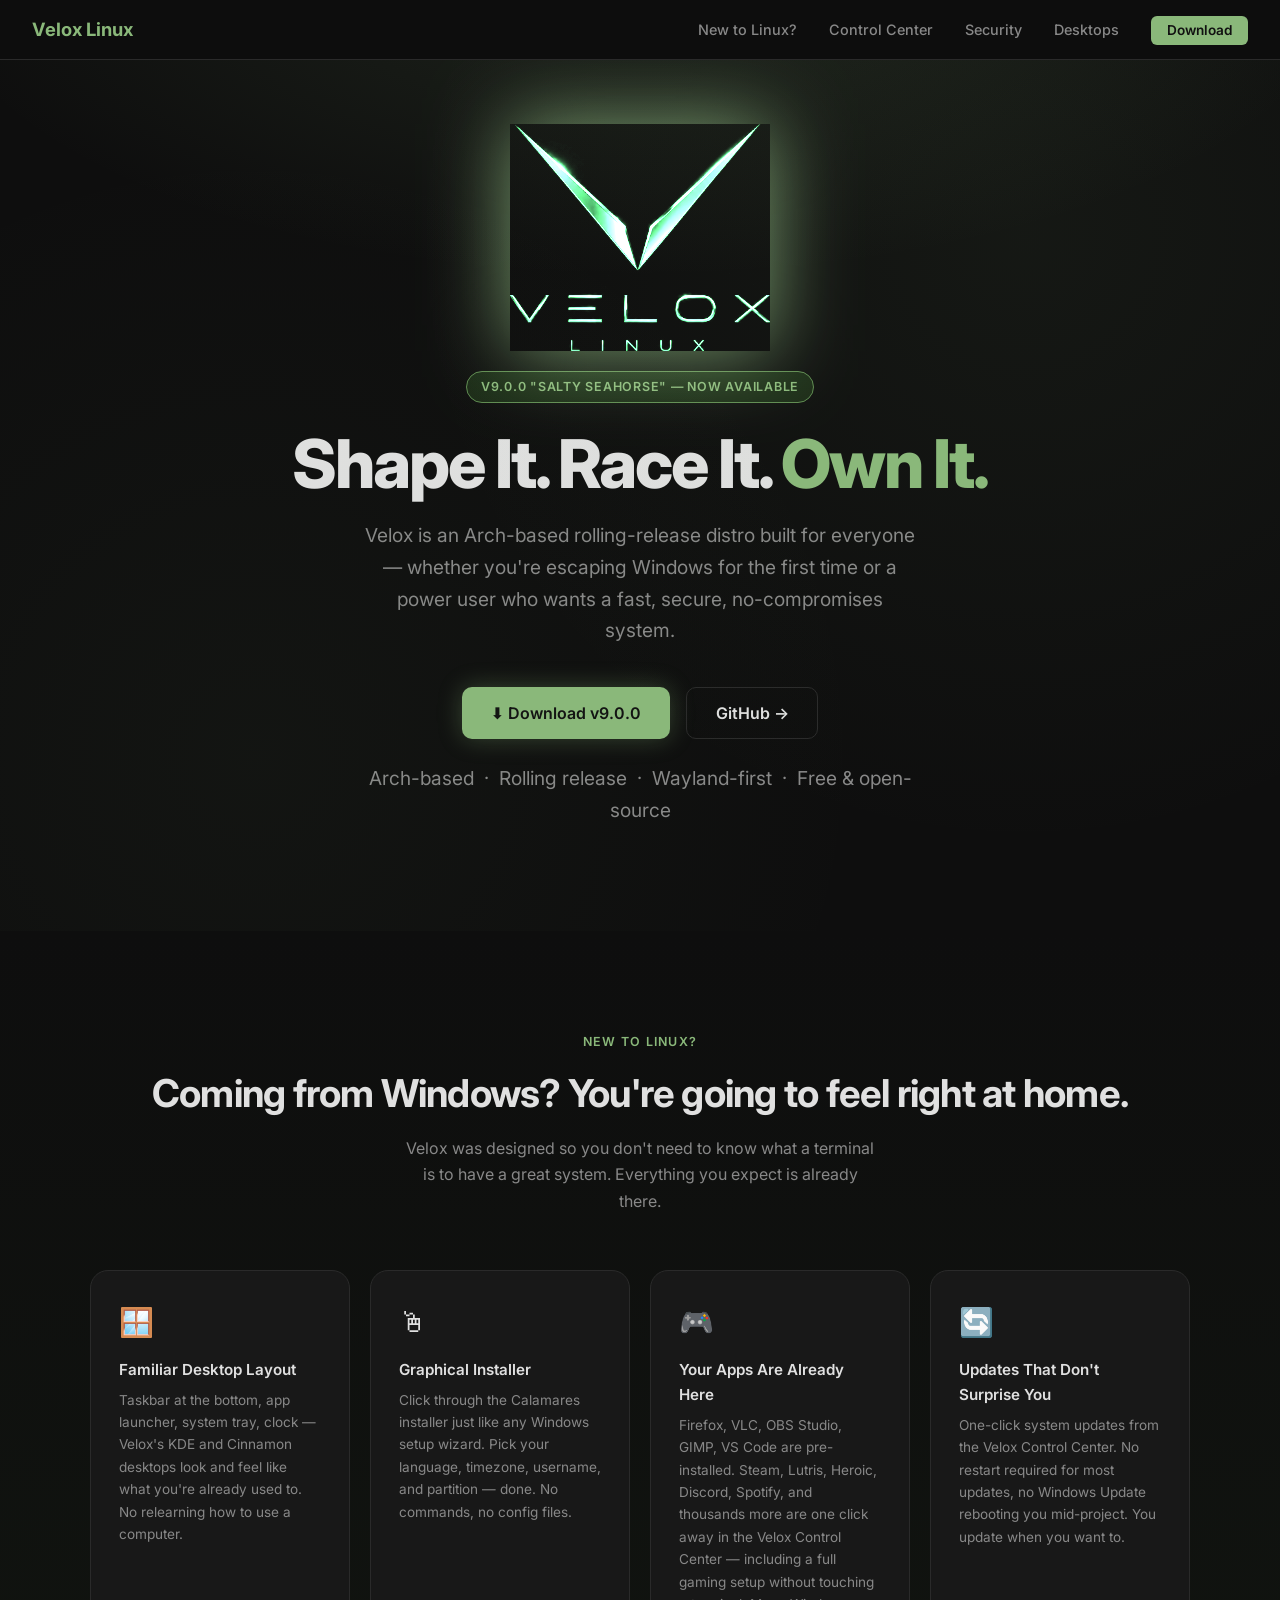
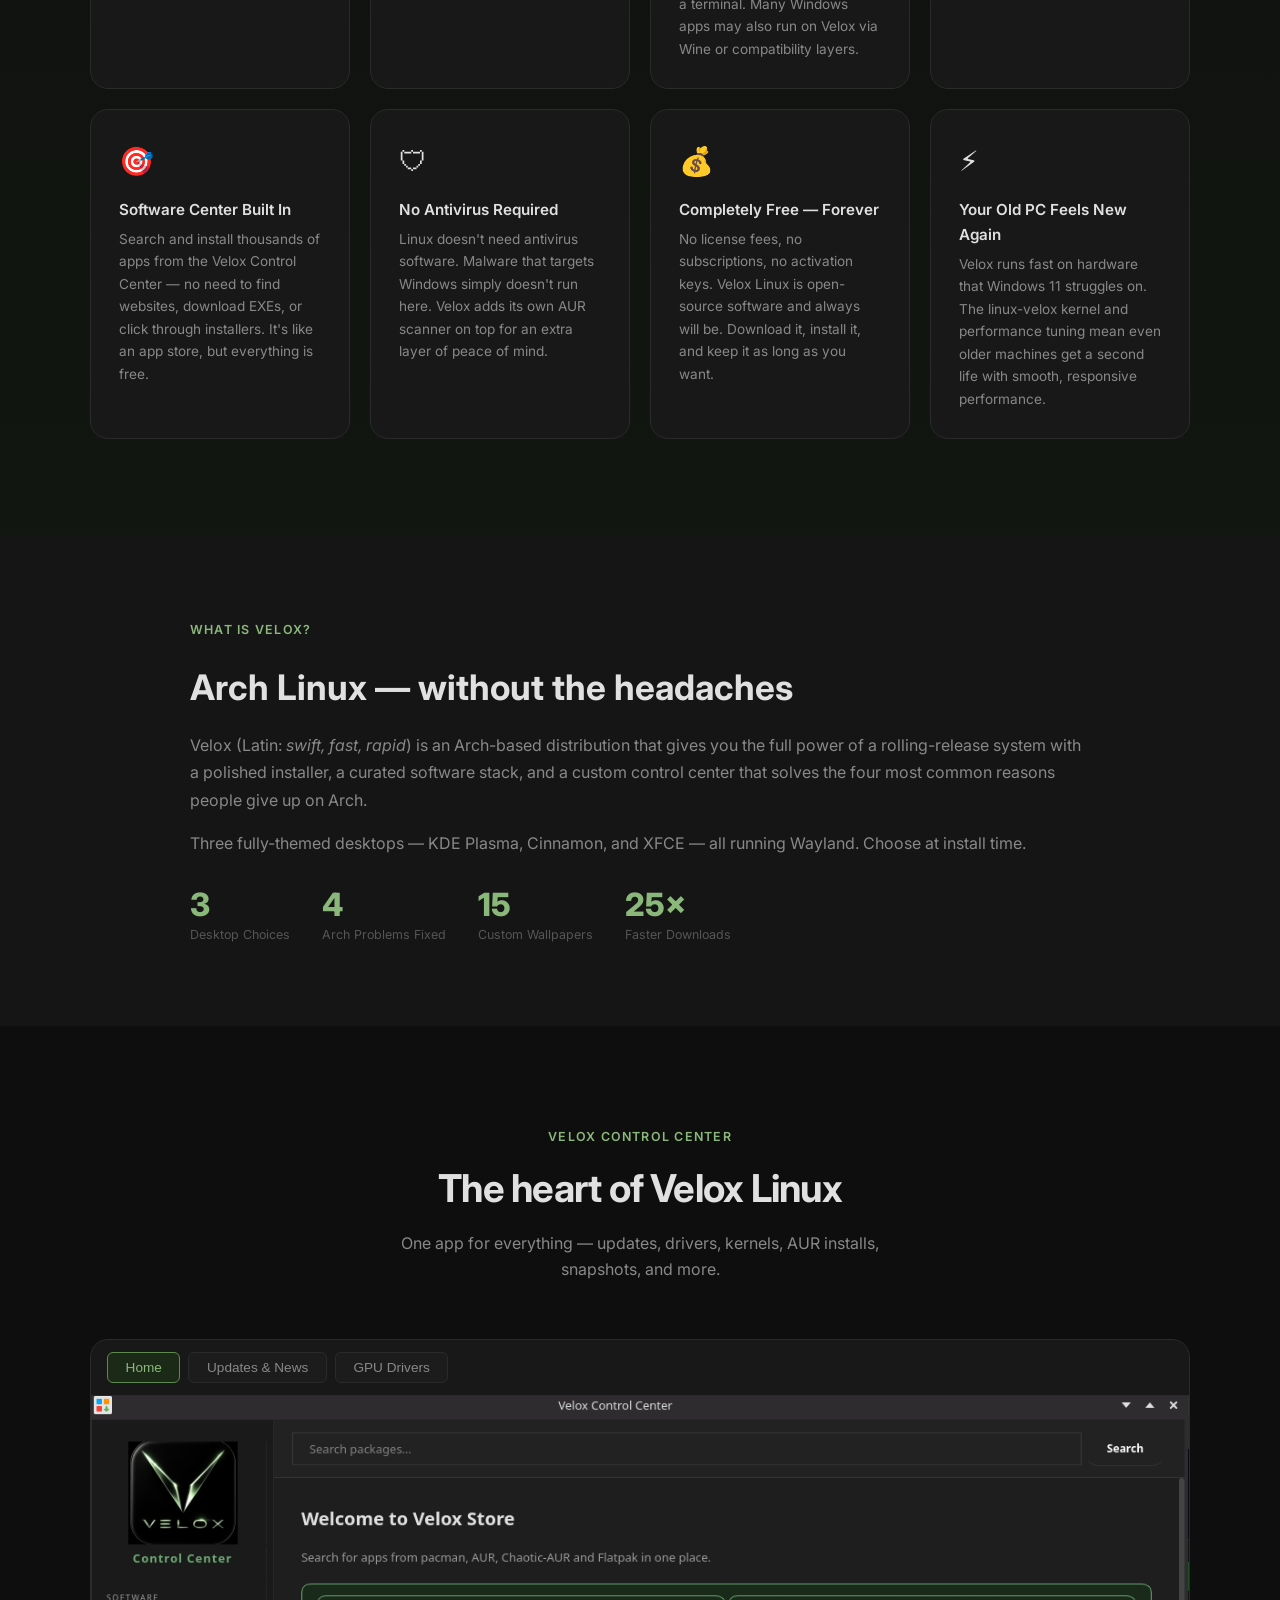
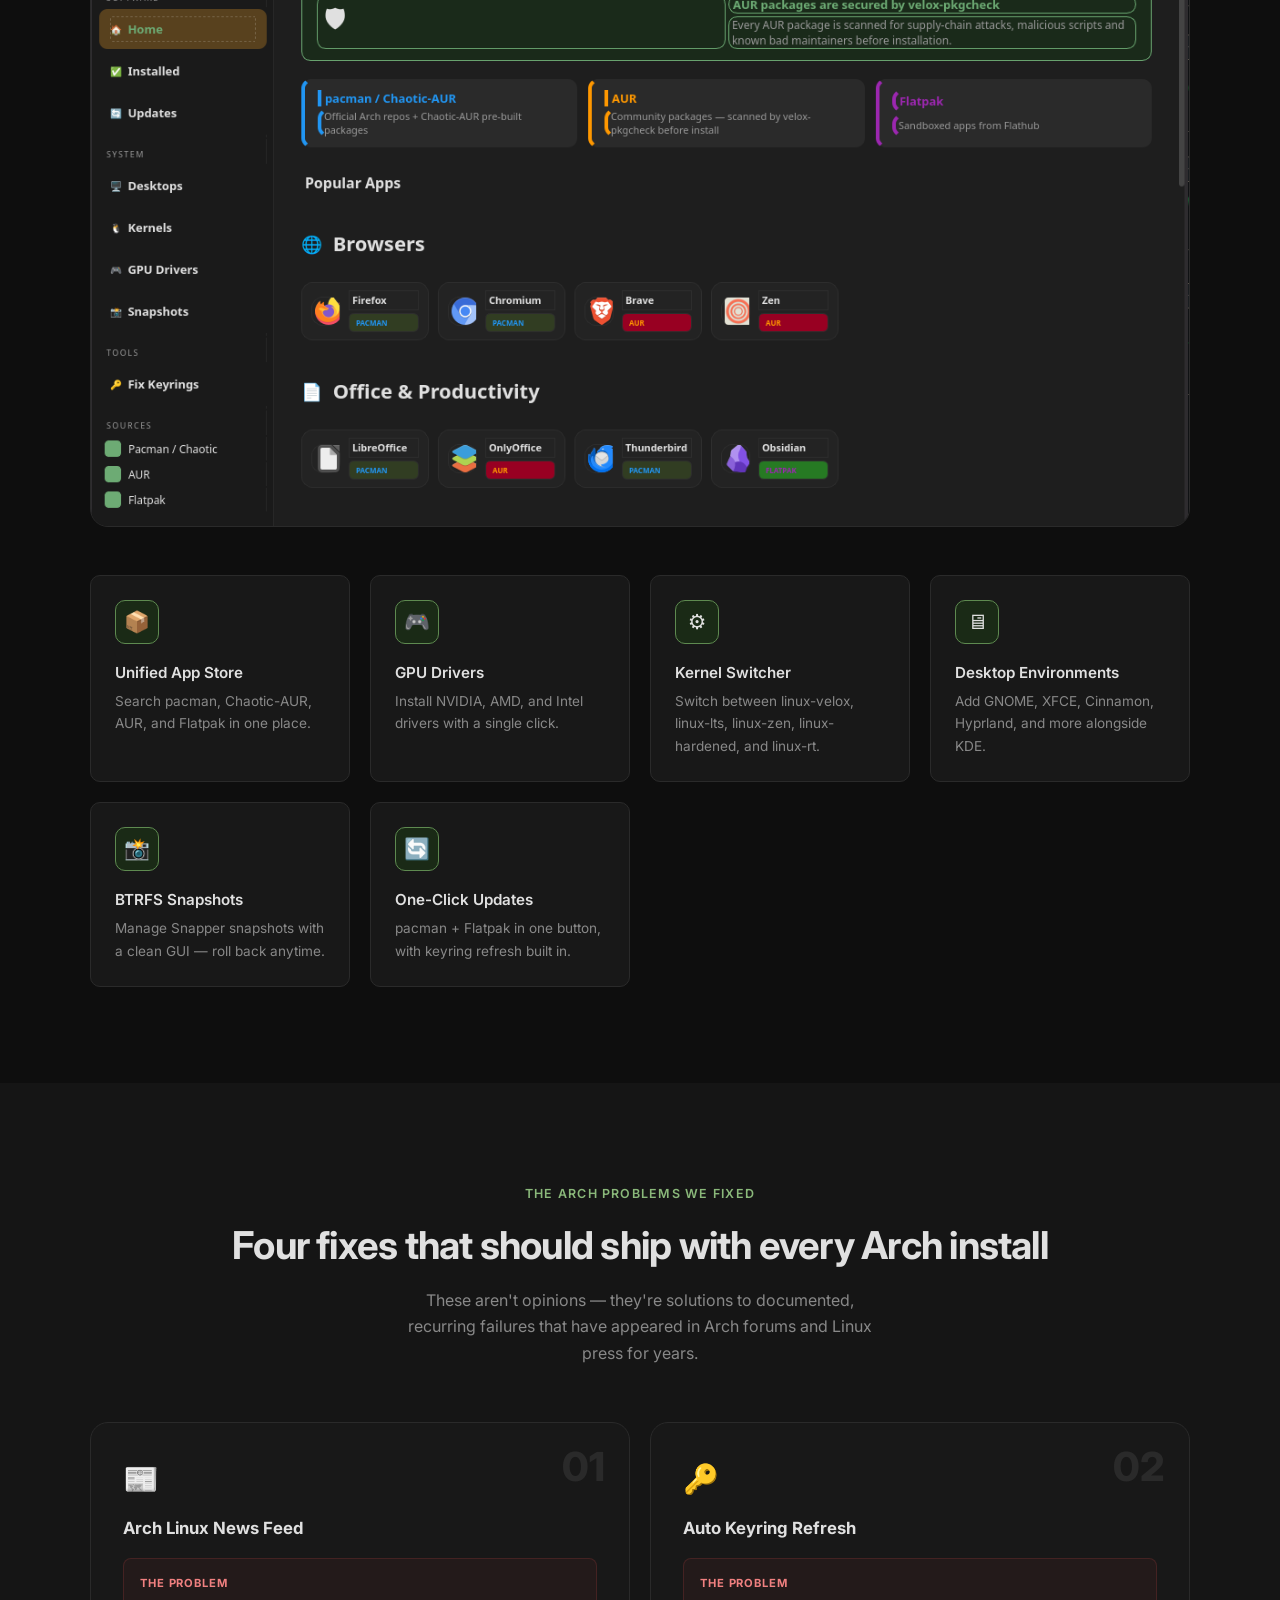
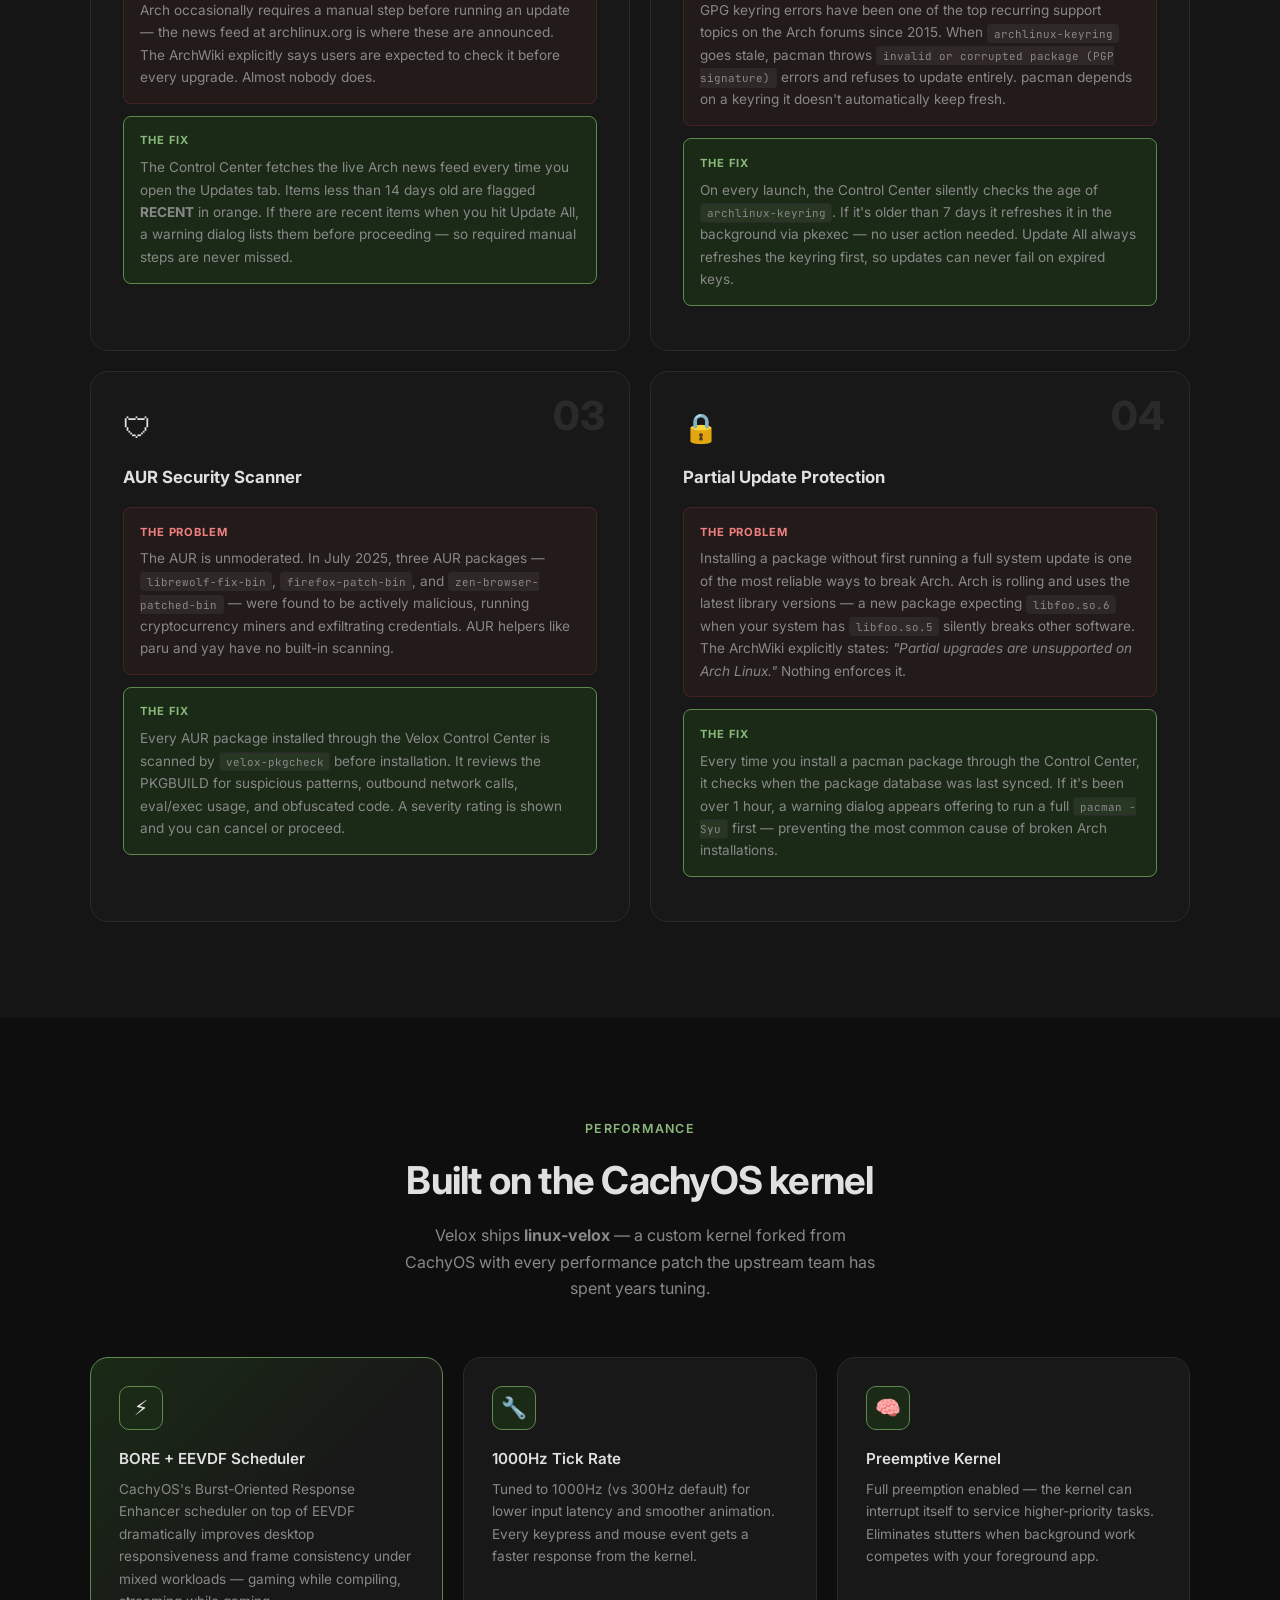
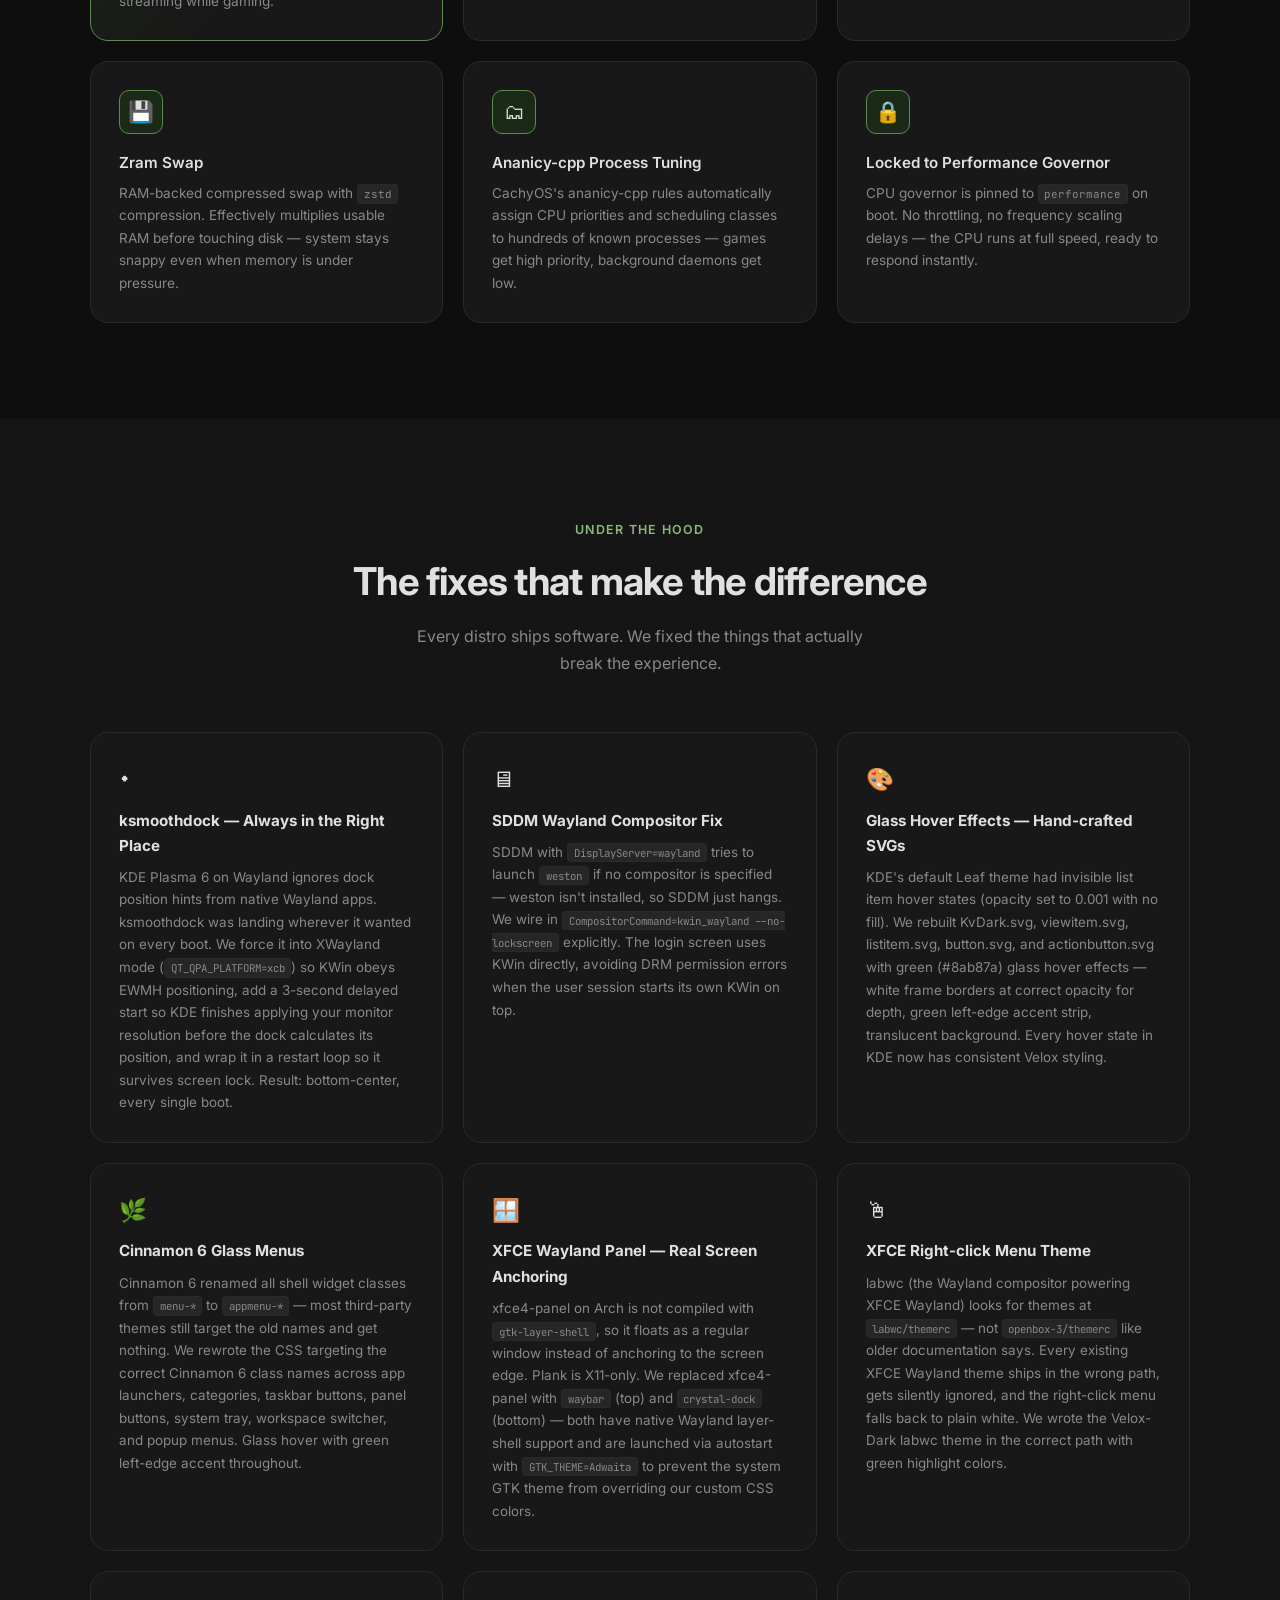
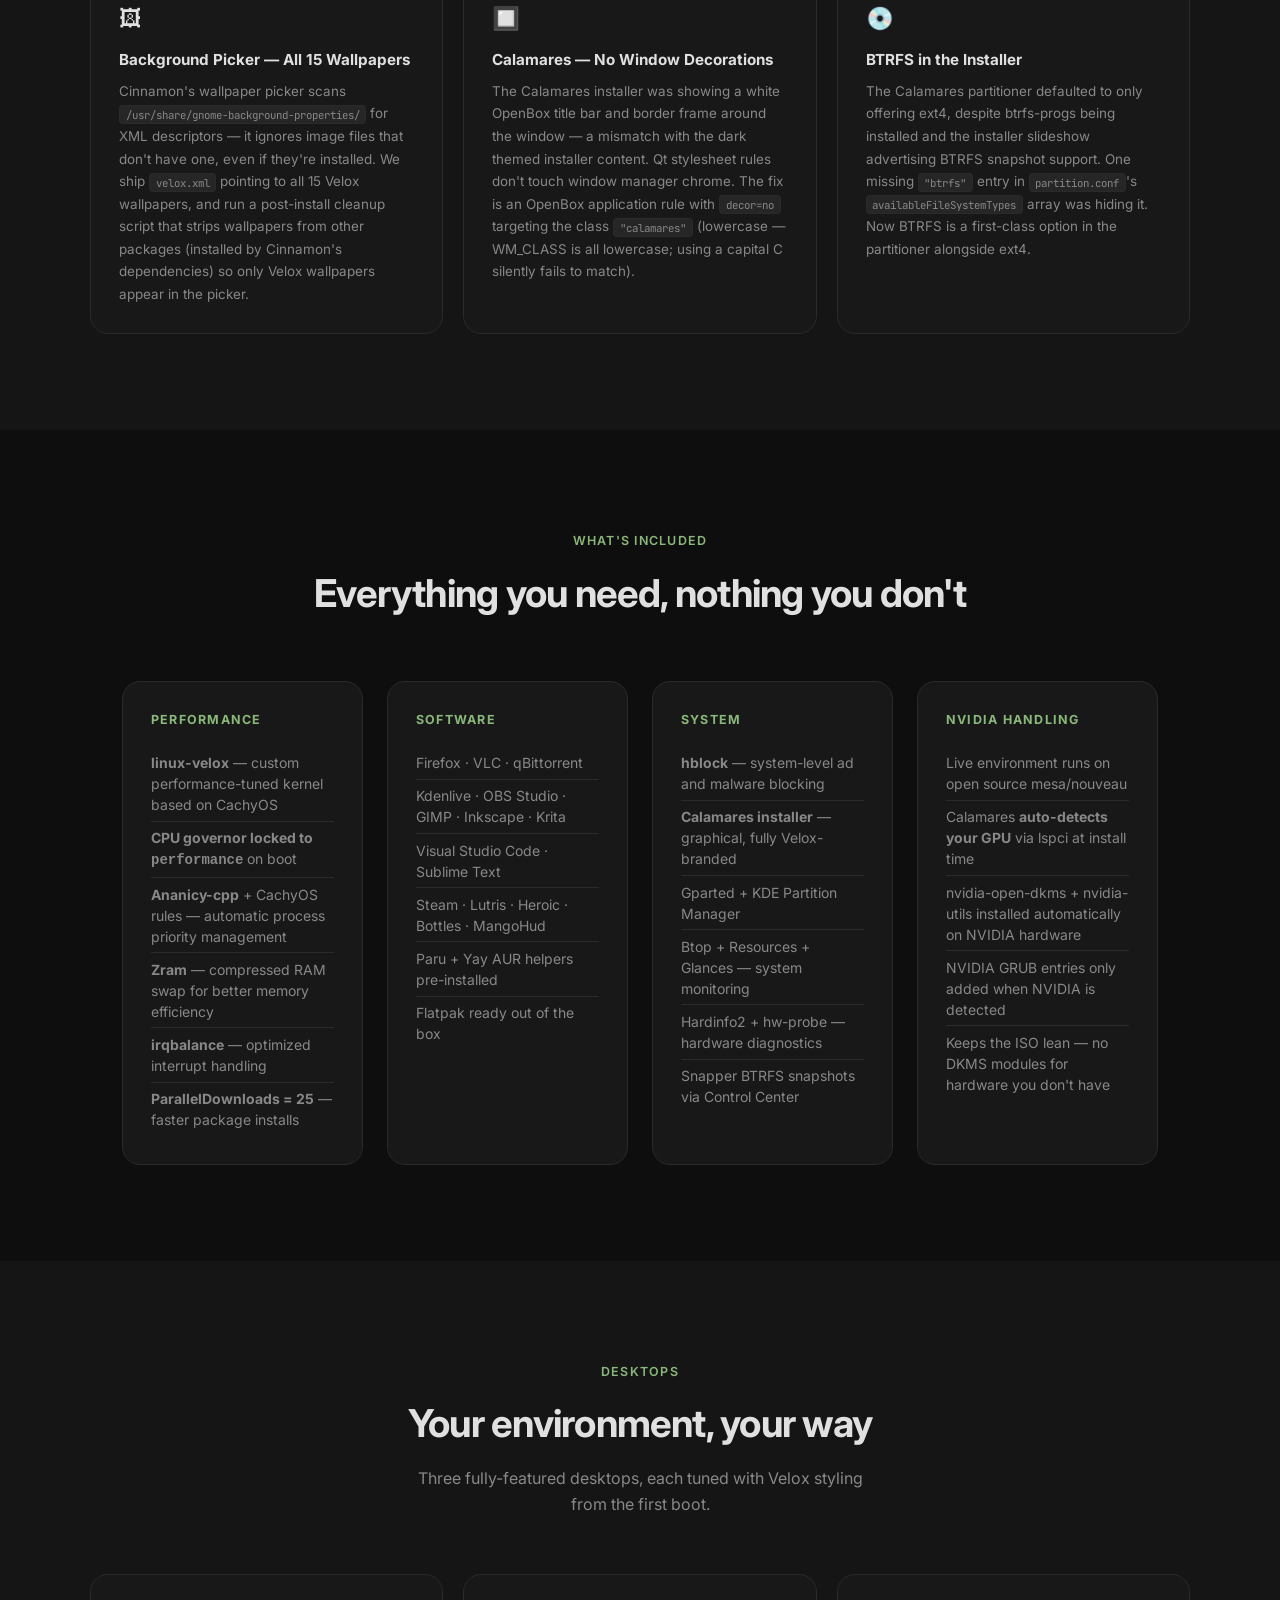
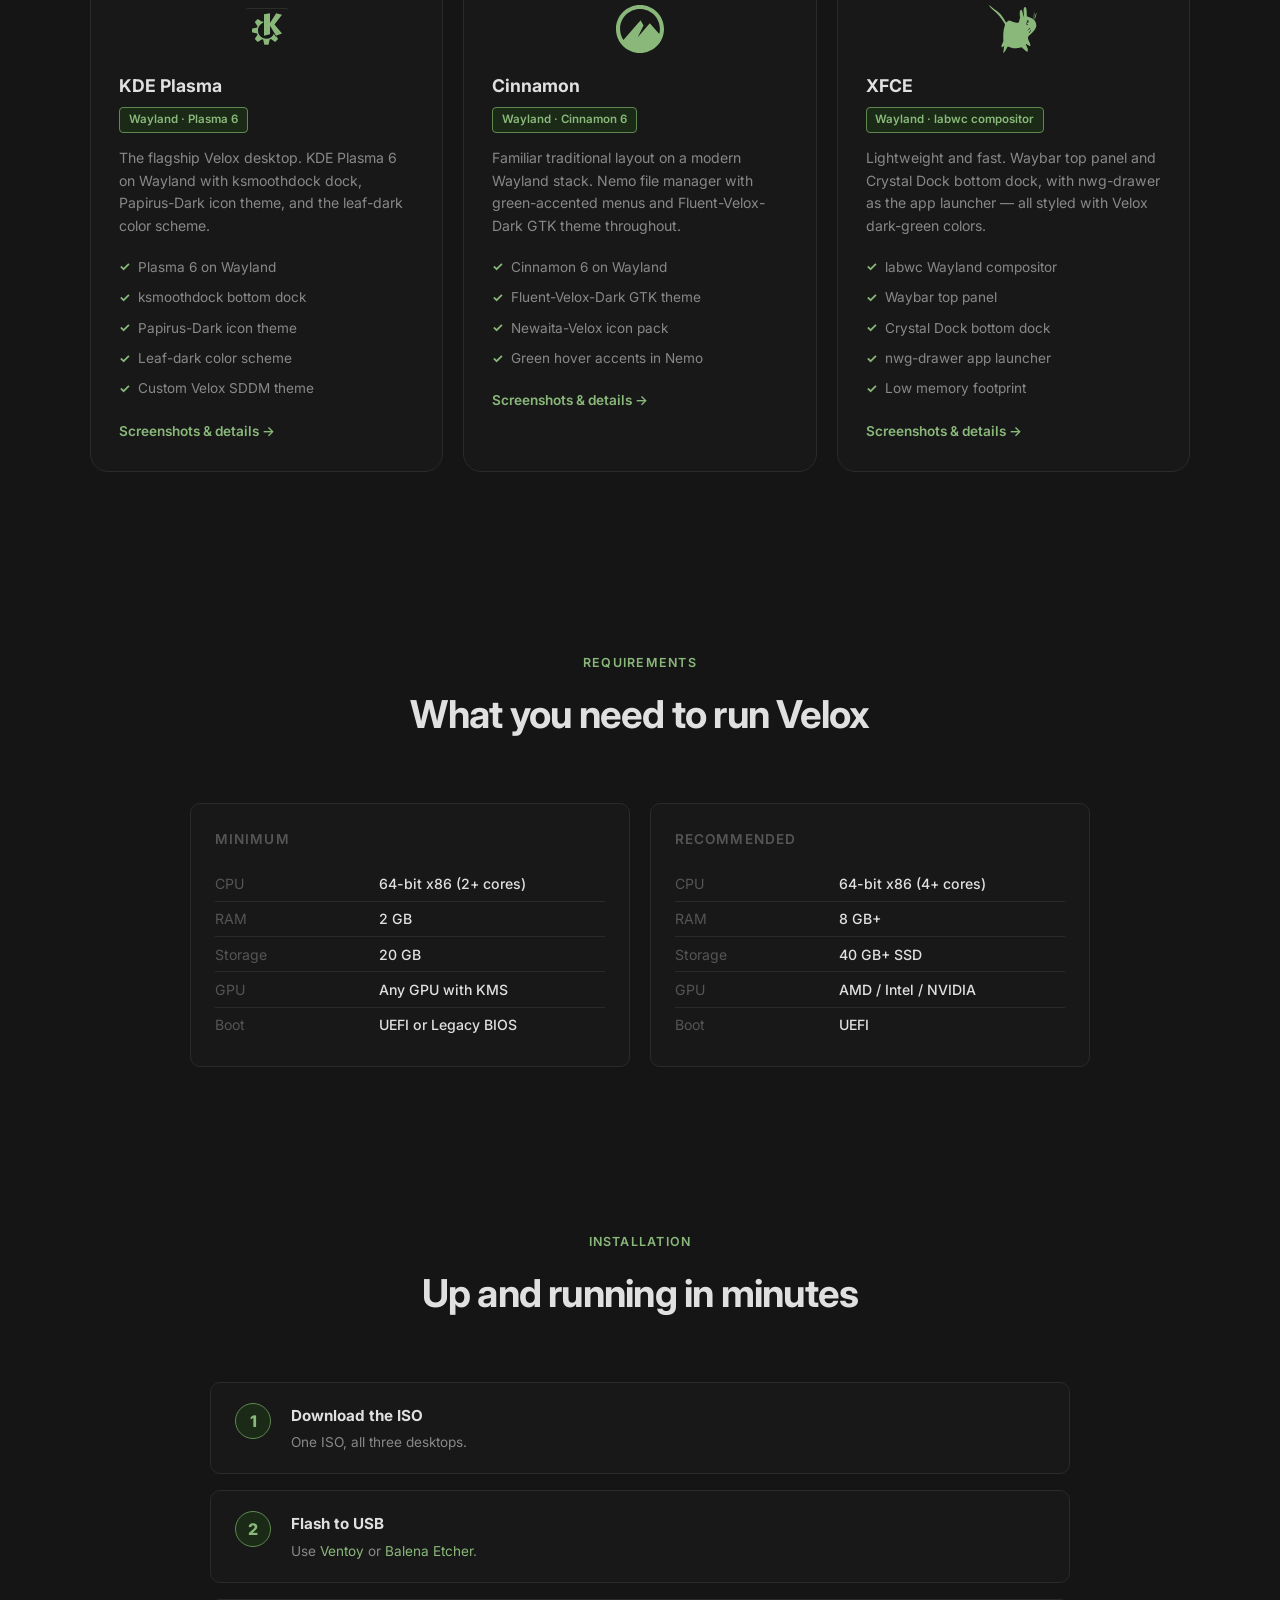
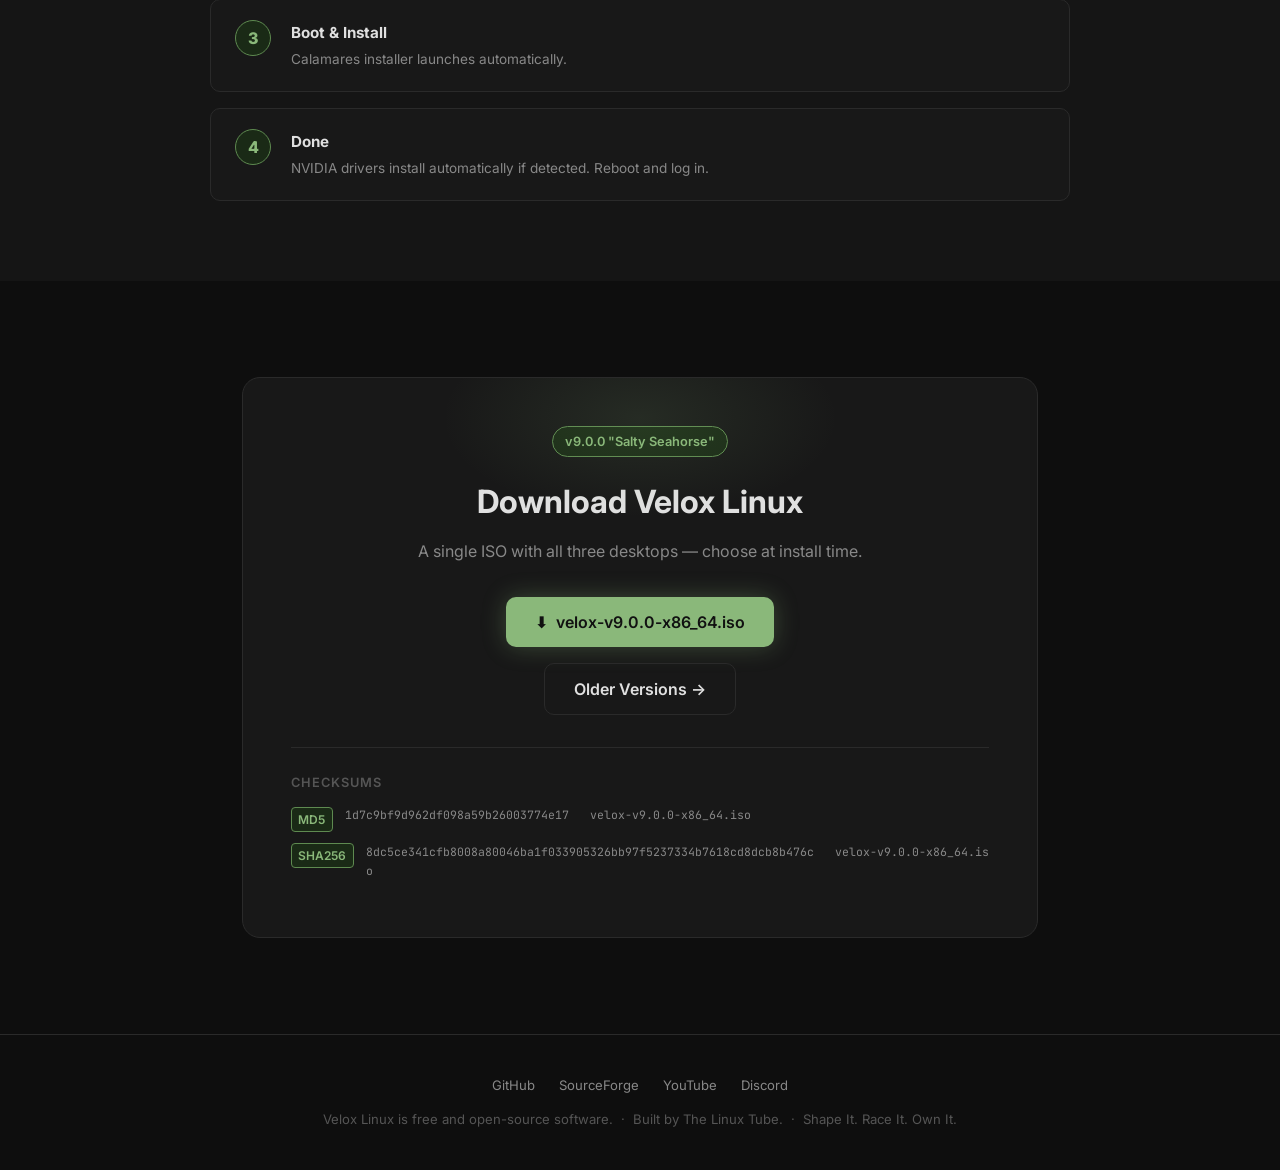
<file: index.html>
<!DOCTYPE html>
<html lang="en">
<head>
  <meta charset="UTF-8" />
  <meta name="viewport" content="width=device-width, initial-scale=1.0" />
  <title>Velox Linux — Shape It. Race It. Own It.</title>
  <meta name="description" content="Velox Linux is a rolling-release, Arch-based distribution with KDE Plasma, Cinnamon, and XFCE desktops — built for speed, security, and simplicity." />
  <meta property="og:title" content="Velox Linux" />
  <meta property="og:description" content="Fast, secure, Arch-based Linux with your choice of desktop." />
  <meta property="og:type" content="website" />
  <link rel="preconnect" href="https://fonts.googleapis.com" />
  <link rel="preconnect" href="https://fonts.gstatic.com" crossorigin />
  <link href="https://fonts.googleapis.com/css2?family=Inter:wght@400;500;600;700;800&family=JetBrains+Mono:wght@400;600&display=swap" rel="stylesheet" />
  <link rel="stylesheet" href="css/style.css" />
</head>
<body>

<!-- ─── NAV ─── -->
<nav>
  <a class="nav-logo" href="#">
    Velox Linux
  </a>
  <ul class="nav-links">
    <li><a href="#new-to-linux">New to Linux?</a></li>
    <li><a href="#control-center">Control Center</a></li>
    <li><a href="#security">Security</a></li>
    <li><a href="#desktops">Desktops</a></li>
    <li><a href="#download" class="nav-cta">Download</a></li>
  </ul>
</nav>

<!-- ─── HERO ─── -->
<section class="hero">
  <img src="img/velox-logo-green.png" alt="Velox Linux" class="hero-icon" />
  <div class="badge">v9.0.0 "Salty Seahorse" — Now Available</div>
  <h1>Shape It. Race It. <span>Own It.</span></h1>
  <p>Velox is an Arch-based rolling-release distro built for everyone — whether you're escaping Windows for the first time or a power user who wants a fast, secure, no-compromises system.</p>
  <div class="btn-row">
    <a href="#download" class="btn btn-primary">⬇ Download v9.0.0</a>
    <a href="https://github.com/thelinutubetltos/velox-iso" class="btn btn-ghost" target="_blank" rel="noopener">GitHub →</a>
  </div>
  <p class="hero-meta">Arch-based &nbsp;·&nbsp; Rolling release &nbsp;·&nbsp; Wayland-first &nbsp;·&nbsp; Free &amp; open-source</p>
</section>

<!-- ─── WINDOWS WELCOME ─── -->
<section class="windows-welcome" id="new-to-linux">
  <div class="windows-welcome-inner">
    <div class="section-header">
      <span class="section-label">New to Linux?</span>
      <h2>Coming from Windows? You're going to feel right at home.</h2>
      <p>Velox was designed so you don't need to know what a terminal is to have a great system. Everything you expect is already there.</p>
    </div>
    <div class="welcome-grid">
      <div class="welcome-card">
        <div class="welcome-icon">🪟</div>
        <h3>Familiar Desktop Layout</h3>
        <p>Taskbar at the bottom, app launcher, system tray, clock — Velox's KDE and Cinnamon desktops look and feel like what you're already used to. No relearning how to use a computer.</p>
      </div>
      <div class="welcome-card">
        <div class="welcome-icon">🖱</div>
        <h3>Graphical Installer</h3>
        <p>Click through the Calamares installer just like any Windows setup wizard. Pick your language, timezone, username, and partition — done. No commands, no config files.</p>
      </div>
      <div class="welcome-card">
        <div class="welcome-icon">🎮</div>
        <h3>Your Apps Are Already Here</h3>
        <p>Firefox, VLC, OBS Studio, GIMP, VS Code are pre-installed. Steam, Lutris, Heroic, Discord, Spotify, and thousands more are one click away in the Velox Control Center — including a full gaming setup without touching a terminal. Many Windows apps may also run on Velox via Wine or compatibility layers.</p>
      </div>
      <div class="welcome-card">
        <div class="welcome-icon">🔄</div>
        <h3>Updates That Don't Surprise You</h3>
        <p>One-click system updates from the Velox Control Center. No restart required for most updates, no Windows Update rebooting you mid-project. You update when you want to.</p>
      </div>
      <div class="welcome-card">
        <div class="welcome-icon">🎯</div>
        <h3>Software Center Built In</h3>
        <p>Search and install thousands of apps from the Velox Control Center — no need to find websites, download EXEs, or click through installers. It's like an app store, but everything is free.</p>
      </div>
      <div class="welcome-card">
        <div class="welcome-icon">🛡</div>
        <h3>No Antivirus Required</h3>
        <p>Linux doesn't need antivirus software. Malware that targets Windows simply doesn't run here. Velox adds its own AUR scanner on top for an extra layer of peace of mind.</p>
      </div>
      <div class="welcome-card">
        <div class="welcome-icon">💰</div>
        <h3>Completely Free — Forever</h3>
        <p>No license fees, no subscriptions, no activation keys. Velox Linux is open-source software and always will be. Download it, install it, and keep it as long as you want.</p>
      </div>
      <div class="welcome-card">
        <div class="welcome-icon">⚡</div>
        <h3>Your Old PC Feels New Again</h3>
        <p>Velox runs fast on hardware that Windows 11 struggles on. The linux-velox kernel and performance tuning mean even older machines get a second life with smooth, responsive performance.</p>
      </div>
    </div>
  </div>
</section>

<!-- ─── WHAT IS VELOX ─── -->
<section class="what-is">
  <div class="what-is-inner">
    <div class="what-is-text">
      <span class="section-label">What is Velox?</span>
      <h2>Arch Linux — without the headaches</h2>
      <p>Velox (Latin: <em>swift, fast, rapid</em>) is an Arch-based distribution that gives you the full power of a rolling-release system with a polished installer, a curated software stack, and a custom control center that solves the four most common reasons people give up on Arch.</p>
      <p>Three fully-themed desktops — KDE Plasma, Cinnamon, and XFCE — all running Wayland. Choose at install time.</p>
      <div class="stat-row">
        <div class="stat"><span>3</span><small>Desktop Choices</small></div>
        <div class="stat"><span>4</span><small>Arch Problems Fixed</small></div>
        <div class="stat"><span>15</span><small>Custom Wallpapers</small></div>
        <div class="stat"><span>25×</span><small>Faster Downloads</small></div>
      </div>
    </div>
  </div>
</section>

<!-- ─── VELOX CONTROL CENTER ─── -->
<section class="vcc" id="control-center">
  <div class="vcc-inner">
    <div class="section-header">
      <span class="section-label">Velox Control Center</span>
      <h2>The heart of Velox Linux</h2>
      <p>One app for everything — updates, drivers, kernels, AUR installs, snapshots, and more.</p>
    </div>

    <div class="vcc-screenshots">
      <div class="vcc-tabs">
        <button class="tab-btn active" onclick="showTab(0)">Home</button>
        <button class="tab-btn" onclick="showTab(1)">Updates &amp; News</button>
        <button class="tab-btn" onclick="showTab(2)">GPU Drivers</button>
      </div>
      <div class="vcc-img-wrap">
        <img id="vcc-img-0" src="img/control-center-1.png" alt="Velox Control Center" class="vcc-img active" />
        <img id="vcc-img-1" src="img/control-center-2.png" alt="Velox Control Center Updates" class="vcc-img" />
        <img id="vcc-img-2" src="img/control-center-3.png" alt="Velox Control Center GPU Drivers" class="vcc-img" />
      </div>
    </div>

    <div class="vcc-features">
      <div class="vcc-feat">
        <div class="feature-icon">📦</div>
        <h3>Unified App Store</h3>
        <p>Search pacman, Chaotic-AUR, AUR, and Flatpak in one place.</p>
      </div>
      <div class="vcc-feat">
        <div class="feature-icon">🎮</div>
        <h3>GPU Drivers</h3>
        <p>Install NVIDIA, AMD, and Intel drivers with a single click.</p>
      </div>
      <div class="vcc-feat">
        <div class="feature-icon">⚙️</div>
        <h3>Kernel Switcher</h3>
        <p>Switch between linux-velox, linux-lts, linux-zen, linux-hardened, and linux-rt.</p>
      </div>
      <div class="vcc-feat">
        <div class="feature-icon">🖥</div>
        <h3>Desktop Environments</h3>
        <p>Add GNOME, XFCE, Cinnamon, Hyprland, and more alongside KDE.</p>
      </div>
      <div class="vcc-feat">
        <div class="feature-icon">📸</div>
        <h3>BTRFS Snapshots</h3>
        <p>Manage Snapper snapshots with a clean GUI — roll back anytime.</p>
      </div>
      <div class="vcc-feat">
        <div class="feature-icon">🔄</div>
        <h3>One-Click Updates</h3>
        <p>pacman + Flatpak in one button, with keyring refresh built in.</p>
      </div>
    </div>
  </div>
</section>

<!-- ─── SECURITY / ARCH FIXES ─── -->
<section class="security" id="security">
  <div class="security-inner">
    <div class="section-header">
      <span class="section-label">The Arch Problems We Fixed</span>
      <h2>Four fixes that should ship with every Arch install</h2>
      <p>These aren't opinions — they're solutions to documented, recurring failures that have appeared in Arch forums and Linux press for years.</p>
    </div>

    <div class="fix-grid">

      <div class="fix-card">
        <div class="fix-number">01</div>
        <div class="fix-icon">📰</div>
        <h3>Arch Linux News Feed</h3>
        <div class="fix-problem">
          <span class="problem-label">The Problem</span>
          Arch occasionally requires a manual step before running an update — the news feed at archlinux.org is where these are announced. The ArchWiki explicitly says users are expected to check it before every upgrade. Almost nobody does.
        </div>
        <div class="fix-solution">
          <span class="solution-label">The Fix</span>
          The Control Center fetches the live Arch news feed every time you open the Updates tab. Items less than 14 days old are flagged <strong>RECENT</strong> in orange. If there are recent items when you hit Update All, a warning dialog lists them before proceeding — so required manual steps are never missed.
        </div>
      </div>

      <div class="fix-card">
        <div class="fix-number">02</div>
        <div class="fix-icon">🔑</div>
        <h3>Auto Keyring Refresh</h3>
        <div class="fix-problem">
          <span class="problem-label">The Problem</span>
          GPG keyring errors have been one of the top recurring support topics on the Arch forums since 2015. When <code>archlinux-keyring</code> goes stale, pacman throws <code>invalid or corrupted package (PGP signature)</code> errors and refuses to update entirely. pacman depends on a keyring it doesn't automatically keep fresh.
        </div>
        <div class="fix-solution">
          <span class="solution-label">The Fix</span>
          On every launch, the Control Center silently checks the age of <code>archlinux-keyring</code>. If it's older than 7 days it refreshes it in the background via pkexec — no user action needed. Update All always refreshes the keyring first, so updates can never fail on expired keys.
        </div>
      </div>

      <div class="fix-card">
        <div class="fix-number">03</div>
        <div class="fix-icon">🛡</div>
        <h3>AUR Security Scanner</h3>
        <div class="fix-problem">
          <span class="problem-label">The Problem</span>
          The AUR is unmoderated. In July 2025, three AUR packages — <code>librewolf-fix-bin</code>, <code>firefox-patch-bin</code>, and <code>zen-browser-patched-bin</code> — were found to be actively malicious, running cryptocurrency miners and exfiltrating credentials. AUR helpers like paru and yay have no built-in scanning.
        </div>
        <div class="fix-solution">
          <span class="solution-label">The Fix</span>
          Every AUR package installed through the Velox Control Center is scanned by <code>velox-pkgcheck</code> before installation. It reviews the PKGBUILD for suspicious patterns, outbound network calls, eval/exec usage, and obfuscated code. A severity rating is shown and you can cancel or proceed.
        </div>
      </div>

      <div class="fix-card">
        <div class="fix-number">04</div>
        <div class="fix-icon">🔒</div>
        <h3>Partial Update Protection</h3>
        <div class="fix-problem">
          <span class="problem-label">The Problem</span>
          Installing a package without first running a full system update is one of the most reliable ways to break Arch. Arch is rolling and uses the latest library versions — a new package expecting <code>libfoo.so.6</code> when your system has <code>libfoo.so.5</code> silently breaks other software. The ArchWiki explicitly states: <em>"Partial upgrades are unsupported on Arch Linux."</em> Nothing enforces it.
        </div>
        <div class="fix-solution">
          <span class="solution-label">The Fix</span>
          Every time you install a pacman package through the Control Center, it checks when the package database was last synced. If it's been over 1 hour, a warning dialog appears offering to run a full <code>pacman -Syu</code> first — preventing the most common cause of broken Arch installations.
        </div>
      </div>

    </div>
  </div>
</section>

<!-- ─── KERNEL / PERFORMANCE ─── -->
<section class="kernel-section">
  <div class="kernel-inner">
    <div class="section-header">
      <span class="section-label">Performance</span>
      <h2>Built on the CachyOS kernel</h2>
      <p>Velox ships <strong>linux-velox</strong> — a custom kernel forked from CachyOS with every performance patch the upstream team has spent years tuning.</p>
    </div>
    <div class="kernel-grid">
      <div class="kernel-card highlight-card">
        <div class="feature-icon">⚡</div>
        <h3>BORE + EEVDF Scheduler</h3>
        <p>CachyOS's Burst-Oriented Response Enhancer scheduler on top of EEVDF dramatically improves desktop responsiveness and frame consistency under mixed workloads — gaming while compiling, streaming while gaming.</p>
      </div>
      <div class="kernel-card">
        <div class="feature-icon">🔧</div>
        <h3>1000Hz Tick Rate</h3>
        <p>Tuned to 1000Hz (vs 300Hz default) for lower input latency and smoother animation. Every keypress and mouse event gets a faster response from the kernel.</p>
      </div>
      <div class="kernel-card">
        <div class="feature-icon">🧠</div>
        <h3>Preemptive Kernel</h3>
        <p>Full preemption enabled — the kernel can interrupt itself to service higher-priority tasks. Eliminates stutters when background work competes with your foreground app.</p>
      </div>
      <div class="kernel-card">
        <div class="feature-icon">💾</div>
        <h3>Zram Swap</h3>
        <p>RAM-backed compressed swap with <code>zstd</code> compression. Effectively multiplies usable RAM before touching disk — system stays snappy even when memory is under pressure.</p>
      </div>
      <div class="kernel-card">
        <div class="feature-icon">🗂</div>
        <h3>Ananicy-cpp Process Tuning</h3>
        <p>CachyOS's ananicy-cpp rules automatically assign CPU priorities and scheduling classes to hundreds of known processes — games get high priority, background daemons get low.</p>
      </div>
      <div class="kernel-card">
        <div class="feature-icon">🔒</div>
        <h3>Locked to Performance Governor</h3>
        <p>CPU governor is pinned to <code>performance</code> on boot. No throttling, no frequency scaling delays — the CPU runs at full speed, ready to respond instantly.</p>
      </div>
    </div>
  </div>
</section>

<!-- ─── UNDER THE HOOD ─── -->
<section class="hood">
  <div class="hood-inner">
    <div class="section-header">
      <span class="section-label">Under the Hood</span>
      <h2>The fixes that make the difference</h2>
      <p>Every distro ships software. We fixed the things that actually break the experience.</p>
    </div>
    <div class="hood-grid">

      <div class="hood-card">
        <div class="hood-icon">🞄</div>
        <h3>ksmoothdock — Always in the Right Place</h3>
        <p>KDE Plasma 6 on Wayland ignores dock position hints from native Wayland apps. ksmoothdock was landing wherever it wanted on every boot. We force it into XWayland mode (<code>QT_QPA_PLATFORM=xcb</code>) so KWin obeys EWMH positioning, add a 3-second delayed start so KDE finishes applying your monitor resolution before the dock calculates its position, and wrap it in a restart loop so it survives screen lock. Result: bottom-center, every single boot.</p>
      </div>

      <div class="hood-card">
        <div class="hood-icon">🖥</div>
        <h3>SDDM Wayland Compositor Fix</h3>
        <p>SDDM with <code>DisplayServer=wayland</code> tries to launch <code>weston</code> if no compositor is specified — weston isn't installed, so SDDM just hangs. We wire in <code>CompositorCommand=kwin_wayland --no-lockscreen</code> explicitly. The login screen uses KWin directly, avoiding DRM permission errors when the user session starts its own KWin on top.</p>
      </div>

      <div class="hood-card">
        <div class="hood-icon">🎨</div>
        <h3>Glass Hover Effects — Hand-crafted SVGs</h3>
        <p>KDE's default Leaf theme had invisible list item hover states (opacity set to 0.001 with no fill). We rebuilt KvDark.svg, viewitem.svg, listitem.svg, button.svg, and actionbutton.svg with green (#8ab87a) glass hover effects — white frame borders at correct opacity for depth, green left-edge accent strip, translucent background. Every hover state in KDE now has consistent Velox styling.</p>
      </div>

      <div class="hood-card">
        <div class="hood-icon">🌿</div>
        <h3>Cinnamon 6 Glass Menus</h3>
        <p>Cinnamon 6 renamed all shell widget classes from <code>menu-*</code> to <code>appmenu-*</code> — most third-party themes still target the old names and get nothing. We rewrote the CSS targeting the correct Cinnamon 6 class names across app launchers, categories, taskbar buttons, panel buttons, system tray, workspace switcher, and popup menus. Glass hover with green left-edge accent throughout.</p>
      </div>

      <div class="hood-card">
        <div class="hood-icon">🪟</div>
        <h3>XFCE Wayland Panel — Real Screen Anchoring</h3>
        <p>xfce4-panel on Arch is not compiled with <code>gtk-layer-shell</code>, so it floats as a regular window instead of anchoring to the screen edge. Plank is X11-only. We replaced xfce4-panel with <code>waybar</code> (top) and <code>crystal-dock</code> (bottom) — both have native Wayland layer-shell support and are launched via autostart with <code>GTK_THEME=Adwaita</code> to prevent the system GTK theme from overriding our custom CSS colors.</p>
      </div>

      <div class="hood-card">
        <div class="hood-icon">🖱</div>
        <h3>XFCE Right-click Menu Theme</h3>
        <p>labwc (the Wayland compositor powering XFCE Wayland) looks for themes at <code>labwc/themerc</code> — not <code>openbox-3/themerc</code> like older documentation says. Every existing XFCE Wayland theme ships in the wrong path, gets silently ignored, and the right-click menu falls back to plain white. We wrote the Velox-Dark labwc theme in the correct path with green highlight colors.</p>
      </div>

      <div class="hood-card">
        <div class="hood-icon">🖼</div>
        <h3>Background Picker — All 15 Wallpapers</h3>
        <p>Cinnamon's wallpaper picker scans <code>/usr/share/gnome-background-properties/</code> for XML descriptors — it ignores image files that don't have one, even if they're installed. We ship <code>velox.xml</code> pointing to all 15 Velox wallpapers, and run a post-install cleanup script that strips wallpapers from other packages (installed by Cinnamon's dependencies) so only Velox wallpapers appear in the picker.</p>
      </div>

      <div class="hood-card">
        <div class="hood-icon">🔲</div>
        <h3>Calamares — No Window Decorations</h3>
        <p>The Calamares installer was showing a white OpenBox title bar and border frame around the window — a mismatch with the dark themed installer content. Qt stylesheet rules don't touch window manager chrome. The fix is an OpenBox application rule with <code>decor=no</code> targeting the class <code>"calamares"</code> (lowercase — WM_CLASS is all lowercase; using a capital C silently fails to match).</p>
      </div>

      <div class="hood-card">
        <div class="hood-icon">💿</div>
        <h3>BTRFS in the Installer</h3>
        <p>The Calamares partitioner defaulted to only offering ext4, despite btrfs-progs being installed and the installer slideshow advertising BTRFS snapshot support. One missing <code>"btrfs"</code> entry in <code>partition.conf</code>'s <code>availableFileSystemTypes</code> array was hiding it. Now BTRFS is a first-class option in the partitioner alongside ext4.</p>
      </div>

    </div>
  </div>
</section>

<!-- ─── FEATURES ─── -->
<section class="features" id="features">
  <div class="features-inner">
    <div class="section-header">
      <span class="section-label">What's Included</span>
      <h2>Everything you need, nothing you don't</h2>
    </div>

    <div class="features-cols">
      <div class="feat-group">
        <h3 class="feat-group-title">Performance</h3>
        <ul class="feat-list">
          <li><strong>linux-velox</strong> — custom performance-tuned kernel based on CachyOS</li>
          <li><strong>CPU governor locked to <code>performance</code></strong> on boot</li>
          <li><strong>Ananicy-cpp</strong> + CachyOS rules — automatic process priority management</li>
          <li><strong>Zram</strong> — compressed RAM swap for better memory efficiency</li>
          <li><strong>irqbalance</strong> — optimized interrupt handling</li>
          <li><strong>ParallelDownloads = 25</strong> — faster package installs</li>
        </ul>
      </div>

      <div class="feat-group">
        <h3 class="feat-group-title">Software</h3>
        <ul class="feat-list">
          <li>Firefox · VLC · qBittorrent</li>
          <li>Kdenlive · OBS Studio · GIMP · Inkscape · Krita</li>
          <li>Visual Studio Code · Sublime Text</li>
          <li>Steam · Lutris · Heroic · Bottles · MangoHud</li>
          <li>Paru + Yay AUR helpers pre-installed</li>
          <li>Flatpak ready out of the box</li>
        </ul>
      </div>

      <div class="feat-group">
        <h3 class="feat-group-title">System</h3>
        <ul class="feat-list">
          <li><strong>hblock</strong> — system-level ad and malware blocking</li>
          <li><strong>Calamares installer</strong> — graphical, fully Velox-branded</li>
          <li>Gparted + KDE Partition Manager</li>
          <li>Btop + Resources + Glances — system monitoring</li>
          <li>Hardinfo2 + hw-probe — hardware diagnostics</li>
          <li>Snapper BTRFS snapshots via Control Center</li>
        </ul>
      </div>

      <div class="feat-group">
        <h3 class="feat-group-title">NVIDIA Handling</h3>
        <ul class="feat-list">
          <li>Live environment runs on open source mesa/nouveau</li>
          <li>Calamares <strong>auto-detects your GPU</strong> via lspci at install time</li>
          <li>nvidia-open-dkms + nvidia-utils installed automatically on NVIDIA hardware</li>
          <li>NVIDIA GRUB entries only added when NVIDIA is detected</li>
          <li>Keeps the ISO lean — no DKMS modules for hardware you don't have</li>
        </ul>
      </div>
    </div>
  </div>
</section>

<!-- ─── DESKTOPS ─── -->
<section class="desktops" id="desktops">
  <div class="desktops-inner">
    <div class="section-header">
      <span class="section-label">Desktops</span>
      <h2>Your environment, your way</h2>
      <p>Three fully-featured desktops, each tuned with Velox styling from the first boot.</p>
    </div>
    <div class="desktop-cards">

      <div class="desktop-card">
        <div class="desktop-card-icon"><img src="img/logo-kde.svg" alt="KDE" style="width:48px;height:48px;"></div>
        <h3>KDE Plasma</h3>
        <span class="de-tag">Wayland · Plasma 6</span>
        <p>The flagship Velox desktop. KDE Plasma 6 on Wayland with ksmoothdock dock, Papirus-Dark icon theme, and the leaf-dark color scheme.</p>
        <ul>
          <li>Plasma 6 on Wayland</li>
          <li>ksmoothdock bottom dock</li>
          <li>Papirus-Dark icon theme</li>
          <li>Leaf-dark color scheme</li>
          <li>Custom Velox SDDM theme</li>
        </ul>
        <a href="kde.html" style="display:inline-block;margin-top:1rem;font-size:.85rem;color:var(--green);font-weight:600;">Screenshots &amp; details →</a>
      </div>

      <div class="desktop-card">
        <div class="desktop-card-icon"><img src="img/logo-cinnamon.svg" alt="Cinnamon" style="width:48px;height:48px;"></div>
        <h3>Cinnamon</h3>
        <span class="de-tag">Wayland · Cinnamon 6</span>
        <p>Familiar traditional layout on a modern Wayland stack. Nemo file manager with green-accented menus and Fluent-Velox-Dark GTK theme throughout.</p>
        <ul>
          <li>Cinnamon 6 on Wayland</li>
          <li>Fluent-Velox-Dark GTK theme</li>
          <li>Newaita-Velox icon pack</li>
          <li>Green hover accents in Nemo</li>
        </ul>
        <a href="cinnamon.html" style="display:inline-block;margin-top:1rem;font-size:.85rem;color:var(--green);font-weight:600;">Screenshots &amp; details →</a>
      </div>

      <div class="desktop-card">
        <div class="desktop-card-icon"><img src="img/logo-xfce.svg" alt="XFCE" style="width:48px;height:48px;"></div>
        <h3>XFCE</h3>
        <span class="de-tag">Wayland · labwc compositor</span>
        <p>Lightweight and fast. Waybar top panel and Crystal Dock bottom dock, with nwg-drawer as the app launcher — all styled with Velox dark-green colors.</p>
        <ul>
          <li>labwc Wayland compositor</li>
          <li>Waybar top panel</li>
          <li>Crystal Dock bottom dock</li>
          <li>nwg-drawer app launcher</li>
          <li>Low memory footprint</li>
        </ul>
        <a href="xfce.html" style="display:inline-block;margin-top:1rem;font-size:.85rem;color:var(--green);font-weight:600;">Screenshots &amp; details →</a>
      </div>

    </div>
  </div>
</section>

<!-- ─── REQUIREMENTS ─── -->
<section class="requirements" id="requirements">
  <div class="req-inner">
    <div class="section-header">
      <span class="section-label">Requirements</span>
      <h2>What you need to run Velox</h2>
    </div>
    <div class="req-grid">
      <div class="req-card">
        <h3>Minimum</h3>
        <table>
          <tr><td>CPU</td><td>64-bit x86 (2+ cores)</td></tr>
          <tr><td>RAM</td><td>2 GB</td></tr>
          <tr><td>Storage</td><td>20 GB</td></tr>
          <tr><td>GPU</td><td>Any GPU with KMS</td></tr>
          <tr><td>Boot</td><td>UEFI or Legacy BIOS</td></tr>
        </table>
      </div>
      <div class="req-card">
        <h3>Recommended</h3>
        <table>
          <tr><td>CPU</td><td>64-bit x86 (4+ cores)</td></tr>
          <tr><td>RAM</td><td>8 GB+</td></tr>
          <tr><td>Storage</td><td>40 GB+ SSD</td></tr>
          <tr><td>GPU</td><td>AMD / Intel / NVIDIA</td></tr>
          <tr><td>Boot</td><td>UEFI</td></tr>
        </table>
      </div>
    </div>
  </div>
</section>

<!-- ─── INSTALLATION ─── -->
<section class="install">
  <div class="install-inner">
    <div class="section-header">
      <span class="section-label">Installation</span>
      <h2>Up and running in minutes</h2>
    </div>
    <div class="steps">
      <div class="step"><span class="step-num">1</span><div><strong>Download the ISO</strong><p>One ISO, all three desktops.</p></div></div>
      <div class="step"><span class="step-num">2</span><div><strong>Flash to USB</strong><p>Use <a href="https://www.ventoy.net" target="_blank" rel="noopener">Ventoy</a> or <a href="https://etcher.balena.io" target="_blank" rel="noopener">Balena Etcher</a>.</p></div></div>
      <div class="step"><span class="step-num">3</span><div><strong>Boot &amp; Install</strong><p>Calamares installer launches automatically.</p></div></div>
      <div class="step"><span class="step-num">4</span><div><strong>Done</strong><p>NVIDIA drivers install automatically if detected. Reboot and log in.</p></div></div>
    </div>
  </div>
</section>

<!-- ─── DOWNLOAD ─── -->
<section class="download" id="download">
  <div class="download-card">
    <span class="version-badge">v9.0.0 "Salty Seahorse"</span>
    <h2>Download Velox Linux</h2>
    <p>A single ISO with all three desktops — choose at install time.</p>
    <div class="download-btn-row">
      <a href="https://dl.velox-linux.xyz/9.0.0/velox-v9.0.0-x86_64.iso"
         class="btn btn-primary" target="_blank" rel="noopener">
        ⬇ &nbsp;velox-v9.0.0-x86_64.iso
      </a>
      <a href="https://sourceforge.net/projects/velox-linux/files/"
         class="btn btn-ghost" target="_blank" rel="noopener">
        Older Versions →
      </a>
    </div>
    <div class="checksums">
      <h4>Checksums</h4>
      <div class="checksum-row">
        <span class="checksum-label">MD5</span>
        <span class="checksum-val">1d7c9bf9d962df098a59b26003774e17 &nbsp; velox-v9.0.0-x86_64.iso</span>
      </div>
      <div class="checksum-row">
        <span class="checksum-label">SHA256</span>
        <span class="checksum-val">8dc5ce341cfb8008a80046ba1f033905326bb97f5237334b7618cd8dcb8b476c &nbsp; velox-v9.0.0-x86_64.iso</span>
      </div>
    </div>
  </div>
</section>

<!-- ─── FOOTER ─── -->
<footer>
  <div class="footer-links">
    <a href="https://github.com/thelinutubetltos/velox-iso" target="_blank" rel="noopener">GitHub</a>
    <a href="https://sourceforge.net/projects/velox-linux/" target="_blank" rel="noopener">SourceForge</a>
    <a href="https://www.youtube.com/@thelinuxtube" target="_blank" rel="noopener">YouTube</a>
    <a href="https://discord.gg/htBPZ3Sb" target="_blank" rel="noopener">Discord</a>
  </div>
  <p>Velox Linux is free and open-source software. &nbsp;·&nbsp; Built by The Linux Tube. &nbsp;·&nbsp; Shape It. Race It. Own It.</p>
</footer>

<script>
function showTab(n) {
  document.querySelectorAll('.vcc-img').forEach((el, i) => el.classList.toggle('active', i === n));
  document.querySelectorAll('.tab-btn').forEach((el, i) => el.classList.toggle('active', i === n));
}
</script>

</body>
</html>
</file>
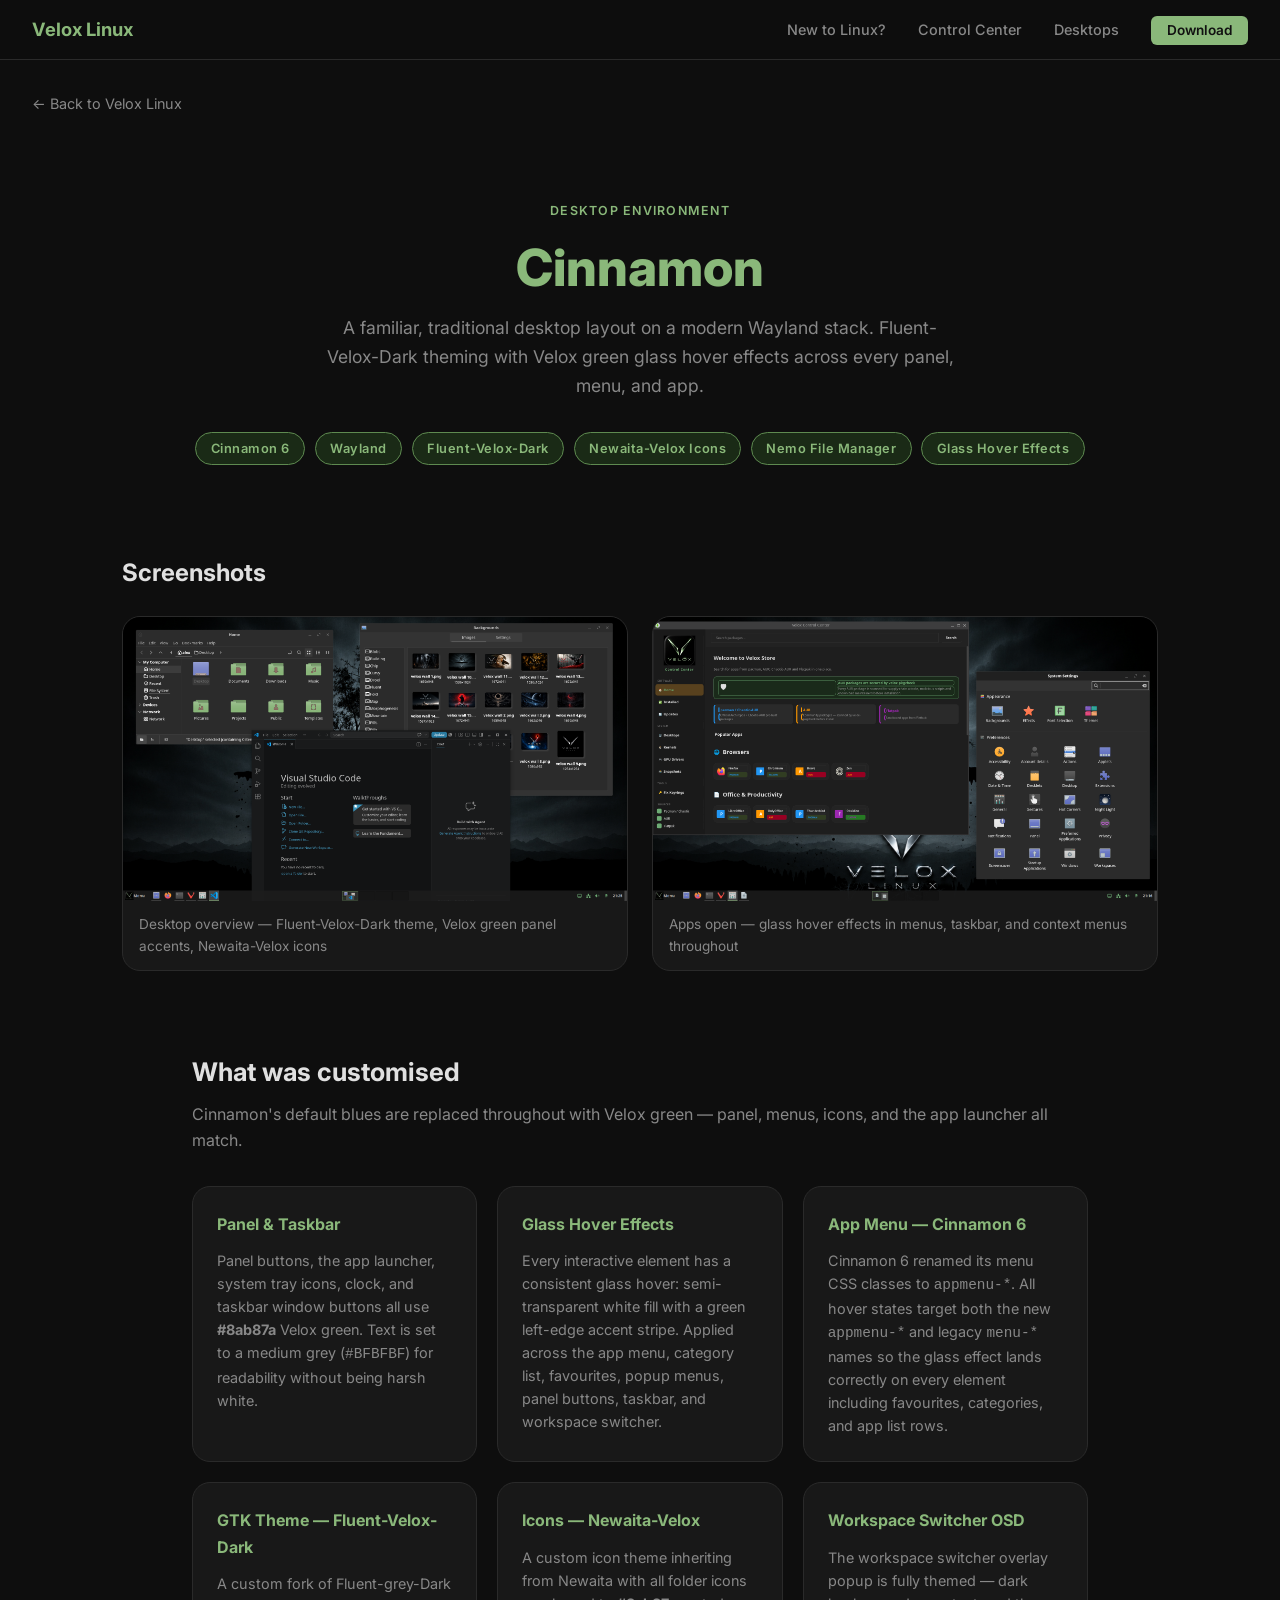
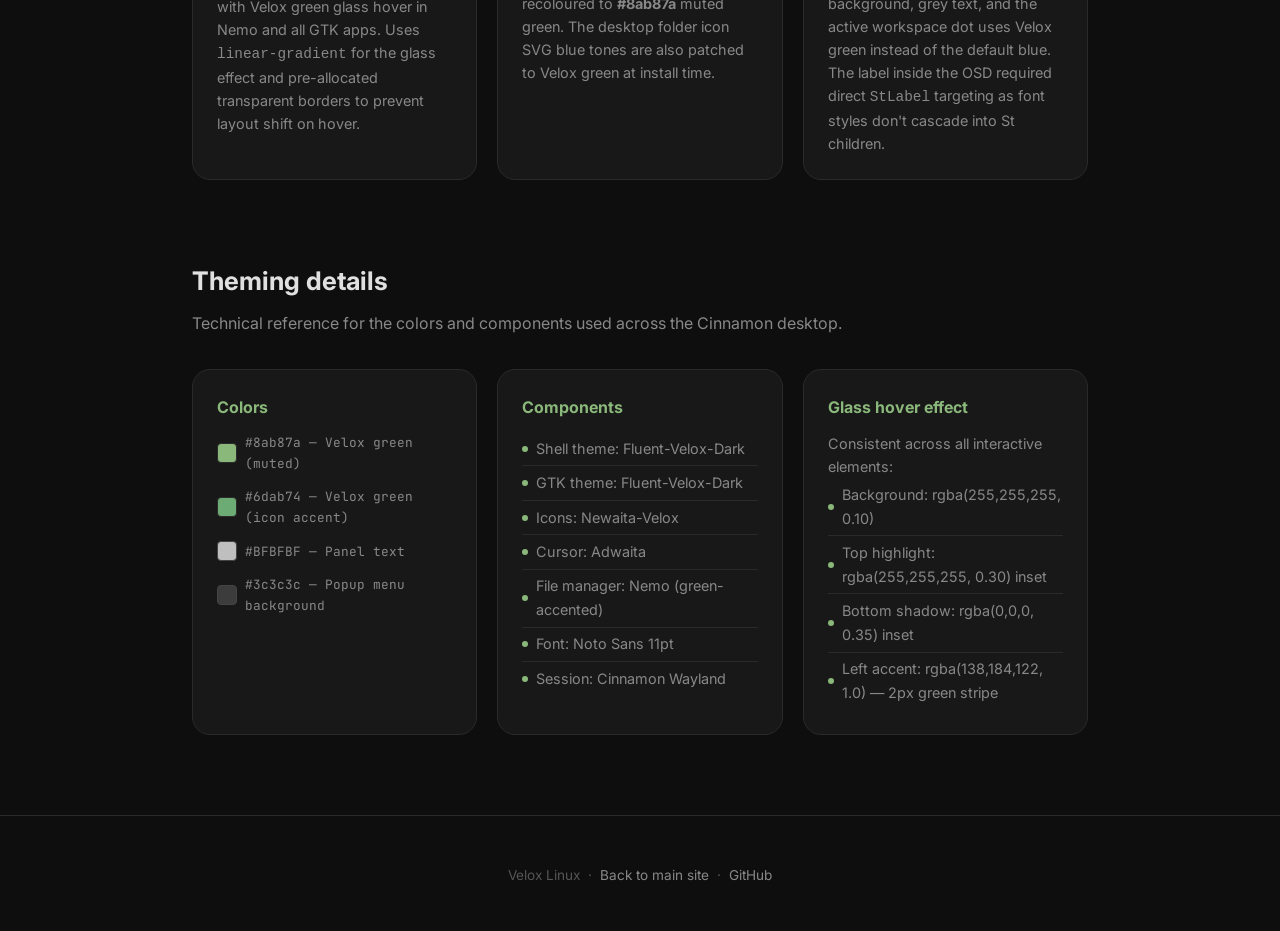
<file: cinnamon.html>
<!DOCTYPE html>
<html lang="en">
<head>
  <meta charset="UTF-8" />
  <meta name="viewport" content="width=device-width, initial-scale=1.0" />
  <title>Cinnamon — Velox Linux</title>
  <meta name="description" content="Velox Linux Cinnamon desktop — Cinnamon 6 on Wayland with Fluent-Velox-Dark theming, glass hover effects, and Velox green accents throughout." />
  <link rel="preconnect" href="https://fonts.googleapis.com" />
  <link rel="preconnect" href="https://fonts.gstatic.com" crossorigin />
  <link href="https://fonts.googleapis.com/css2?family=Inter:wght@400;500;600;700;800&family=JetBrains+Mono:wght@400;600&display=swap" rel="stylesheet" />
  <link rel="stylesheet" href="css/style.css" />
  <style>
    .de-hero {
      padding: 5rem 2rem 3rem;
      max-width: 960px;
      margin: 0 auto;
      text-align: center;
    }
    .de-hero .section-label {
      display: inline-block;
      margin-bottom: 1rem;
    }
    .de-hero h1 {
      font-size: clamp(2rem, 5vw, 3.2rem);
      font-weight: 800;
      line-height: 1.15;
      margin-bottom: 1rem;
    }
    .de-hero h1 span { color: var(--green); }
    .de-hero p {
      font-size: 1.1rem;
      color: var(--text-dim);
      max-width: 640px;
      margin: 0 auto 2rem;
    }
    .de-tags {
      display: flex;
      gap: .6rem;
      justify-content: center;
      flex-wrap: wrap;
      margin-bottom: 2.5rem;
    }
    .de-tag {
      background: var(--green-bg);
      color: var(--green);
      border: 1px solid var(--green-dim);
      border-radius: 20px;
      padding: .3rem .9rem;
      font-size: .8rem;
      font-weight: 600;
      letter-spacing: .04em;
    }

    .screenshots {
      max-width: 1100px;
      margin: 0 auto 5rem;
      padding: 0 2rem;
    }
    .screenshots h2 {
      font-size: 1.5rem;
      font-weight: 700;
      margin-bottom: 1.5rem;
      color: var(--text);
    }
    .screenshot-grid {
      display: grid;
      grid-template-columns: repeat(auto-fit, minmax(460px, 1fr));
      gap: 1.5rem;
    }
    .screenshot-item {
      border-radius: var(--radius-lg);
      overflow: hidden;
      border: 1px solid var(--border);
      background: var(--card);
    }
    .screenshot-item img {
      width: 100%;
      display: block;
    }
    .screenshot-item figcaption {
      padding: .75rem 1rem;
      font-size: .85rem;
      color: var(--text-dim);
    }

    .de-detail {
      max-width: 960px;
      margin: 0 auto 5rem;
      padding: 0 2rem;
    }
    .de-detail h2 {
      font-size: 1.6rem;
      font-weight: 700;
      margin-bottom: .5rem;
      color: var(--text);
    }
    .de-detail .section-intro {
      color: var(--text-dim);
      margin-bottom: 2rem;
      font-size: 1rem;
    }
    .detail-grid {
      display: grid;
      grid-template-columns: repeat(auto-fit, minmax(280px, 1fr));
      gap: 1.25rem;
    }
    .detail-card {
      background: var(--card);
      border: 1px solid var(--border);
      border-radius: var(--radius-lg);
      padding: 1.5rem;
    }
    .detail-card h3 {
      font-size: 1rem;
      font-weight: 700;
      color: var(--green);
      margin-bottom: .75rem;
    }
    .detail-card p {
      font-size: .9rem;
      color: var(--text-dim);
      line-height: 1.6;
    }
    .detail-card ul {
      list-style: none;
      padding: 0;
      margin: 0;
    }
    .detail-card ul li {
      font-size: .9rem;
      color: var(--text-dim);
      padding: .3rem 0;
      border-bottom: 1px solid var(--border);
      display: flex;
      align-items: center;
      gap: .5rem;
    }
    .detail-card ul li:last-child { border-bottom: none; }
    .detail-card ul li::before {
      content: '';
      width: 6px;
      height: 6px;
      border-radius: 50%;
      background: var(--green);
      flex-shrink: 0;
    }

    .color-row {
      display: flex;
      gap: .75rem;
      flex-wrap: wrap;
      margin-top: .75rem;
    }
    .color-chip {
      display: flex;
      align-items: center;
      gap: .5rem;
      font-size: .8rem;
      color: var(--text-dim);
      font-family: 'JetBrains Mono', monospace;
    }
    .color-swatch {
      width: 20px;
      height: 20px;
      border-radius: 4px;
      border: 1px solid var(--border);
      flex-shrink: 0;
    }

    .back-link {
      display: inline-flex;
      align-items: center;
      gap: .4rem;
      color: var(--text-dim);
      font-size: .9rem;
      margin: 2rem 2rem 0;
      transition: color .2s;
    }
    .back-link:hover { color: var(--green); text-decoration: none; }
  </style>
</head>
<body>

<!-- ─── NAV ─── -->
<nav>
  <a class="nav-logo" href="index.html">Velox Linux</a>
  <ul class="nav-links">
    <li><a href="index.html#new-to-linux">New to Linux?</a></li>
    <li><a href="index.html#control-center">Control Center</a></li>
    <li><a href="index.html#desktops">Desktops</a></li>
    <li><a href="index.html#download" class="nav-cta">Download</a></li>
  </ul>
</nav>

<a class="back-link" href="index.html">← Back to Velox Linux</a>

<!-- ─── HERO ─── -->
<section class="de-hero">
  <span class="section-label">Desktop Environment</span>
  <h1><span>Cinnamon</span></h1>
  <p>A familiar, traditional desktop layout on a modern Wayland stack. Fluent-Velox-Dark theming with Velox green glass hover effects across every panel, menu, and app.</p>
  <div class="de-tags">
    <span class="de-tag">Cinnamon 6</span>
    <span class="de-tag">Wayland</span>
    <span class="de-tag">Fluent-Velox-Dark</span>
    <span class="de-tag">Newaita-Velox Icons</span>
    <span class="de-tag">Nemo File Manager</span>
    <span class="de-tag">Glass Hover Effects</span>
  </div>
</section>

<!-- ─── SCREENSHOTS ─── -->
<section class="screenshots">
  <h2>Screenshots</h2>
  <div class="screenshot-grid">
    <figure class="screenshot-item">
      <img src="img/cinnamon-de-1.png" alt="Velox Cinnamon desktop overview" />
      <figcaption>Desktop overview — Fluent-Velox-Dark theme, Velox green panel accents, Newaita-Velox icons</figcaption>
    </figure>
    <figure class="screenshot-item">
      <img src="img/cinnamon-de-2.png" alt="Velox Cinnamon with apps open" />
      <figcaption>Apps open — glass hover effects in menus, taskbar, and context menus throughout</figcaption>
    </figure>
  </div>
</section>

<!-- ─── WHAT WE DID ─── -->
<section class="de-detail">
  <h2>What was customised</h2>
  <p class="section-intro">Cinnamon's default blues are replaced throughout with Velox green — panel, menus, icons, and the app launcher all match.</p>
  <div class="detail-grid">

    <div class="detail-card">
      <h3>Panel &amp; Taskbar</h3>
      <p>Panel buttons, the app launcher, system tray icons, clock, and taskbar window buttons all use <strong>#8ab87a</strong> Velox green. Text is set to a medium grey (<code>#BFBFBF</code>) for readability without being harsh white.</p>
    </div>

    <div class="detail-card">
      <h3>Glass Hover Effects</h3>
      <p>Every interactive element has a consistent glass hover: semi-transparent white fill with a green left-edge accent stripe. Applied across the app menu, category list, favourites, popup menus, panel buttons, taskbar, and workspace switcher.</p>
    </div>

    <div class="detail-card">
      <h3>App Menu — Cinnamon 6</h3>
      <p>Cinnamon 6 renamed its menu CSS classes to <code>appmenu-*</code>. All hover states target both the new <code>appmenu-*</code> and legacy <code>menu-*</code> names so the glass effect lands correctly on every element including favourites, categories, and app list rows.</p>
    </div>

    <div class="detail-card">
      <h3>GTK Theme — Fluent-Velox-Dark</h3>
      <p>A custom fork of Fluent-grey-Dark with Velox green glass hover in Nemo and all GTK apps. Uses <code>linear-gradient</code> for the glass effect and pre-allocated transparent borders to prevent layout shift on hover.</p>
    </div>

    <div class="detail-card">
      <h3>Icons — Newaita-Velox</h3>
      <p>A custom icon theme inheriting from Newaita with all folder icons recoloured to <strong>#8ab87a</strong> muted green. The desktop folder icon SVG blue tones are also patched to Velox green at install time.</p>
    </div>

    <div class="detail-card">
      <h3>Workspace Switcher OSD</h3>
      <p>The workspace switcher overlay popup is fully themed — dark background, grey text, and the active workspace dot uses Velox green instead of the default blue. The label inside the OSD required direct <code>StLabel</code> targeting as font styles don't cascade into St children.</p>
    </div>

  </div>
</section>

<!-- ─── THEMING INFO ─── -->
<section class="de-detail">
  <h2>Theming details</h2>
  <p class="section-intro">Technical reference for the colors and components used across the Cinnamon desktop.</p>
  <div class="detail-grid">

    <div class="detail-card">
      <h3>Colors</h3>
      <div class="color-row">
        <span class="color-chip"><span class="color-swatch" style="background:#8ab87a;"></span>#8ab87a — Velox green (muted)</span>
      </div>
      <div class="color-row">
        <span class="color-chip"><span class="color-swatch" style="background:#6dab74;"></span>#6dab74 — Velox green (icon accent)</span>
      </div>
      <div class="color-row">
        <span class="color-chip"><span class="color-swatch" style="background:#BFBFBF; border-color:#444;"></span>#BFBFBF — Panel text</span>
      </div>
      <div class="color-row">
        <span class="color-chip"><span class="color-swatch" style="background:#3c3c3c; border-color:#444;"></span>#3c3c3c — Popup menu background</span>
      </div>
    </div>

    <div class="detail-card">
      <h3>Components</h3>
      <ul>
        <li>Shell theme: Fluent-Velox-Dark</li>
        <li>GTK theme: Fluent-Velox-Dark</li>
        <li>Icons: Newaita-Velox</li>
        <li>Cursor: Adwaita</li>
        <li>File manager: Nemo (green-accented)</li>
        <li>Font: Noto Sans 11pt</li>
        <li>Session: Cinnamon Wayland</li>
      </ul>
    </div>

    <div class="detail-card">
      <h3>Glass hover effect</h3>
      <p>Consistent across all interactive elements:</p>
      <ul>
        <li>Background: rgba(255,255,255, 0.10)</li>
        <li>Top highlight: rgba(255,255,255, 0.30) inset</li>
        <li>Bottom shadow: rgba(0,0,0, 0.35) inset</li>
        <li>Left accent: rgba(138,184,122, 1.0) — 2px green stripe</li>
      </ul>
    </div>

  </div>
</section>

<!-- ─── FOOTER ─── -->
<footer style="text-align:center; padding: 3rem 2rem; color: var(--text-muted); font-size:.85rem; border-top: 1px solid var(--border); margin-top: 2rem;">
  <p>Velox Linux &nbsp;·&nbsp; <a href="index.html">Back to main site</a> &nbsp;·&nbsp; <a href="https://github.com/thelinutubetltos/velox-iso" target="_blank" rel="noopener">GitHub</a></p>
</footer>

</body>
</html>
</file>
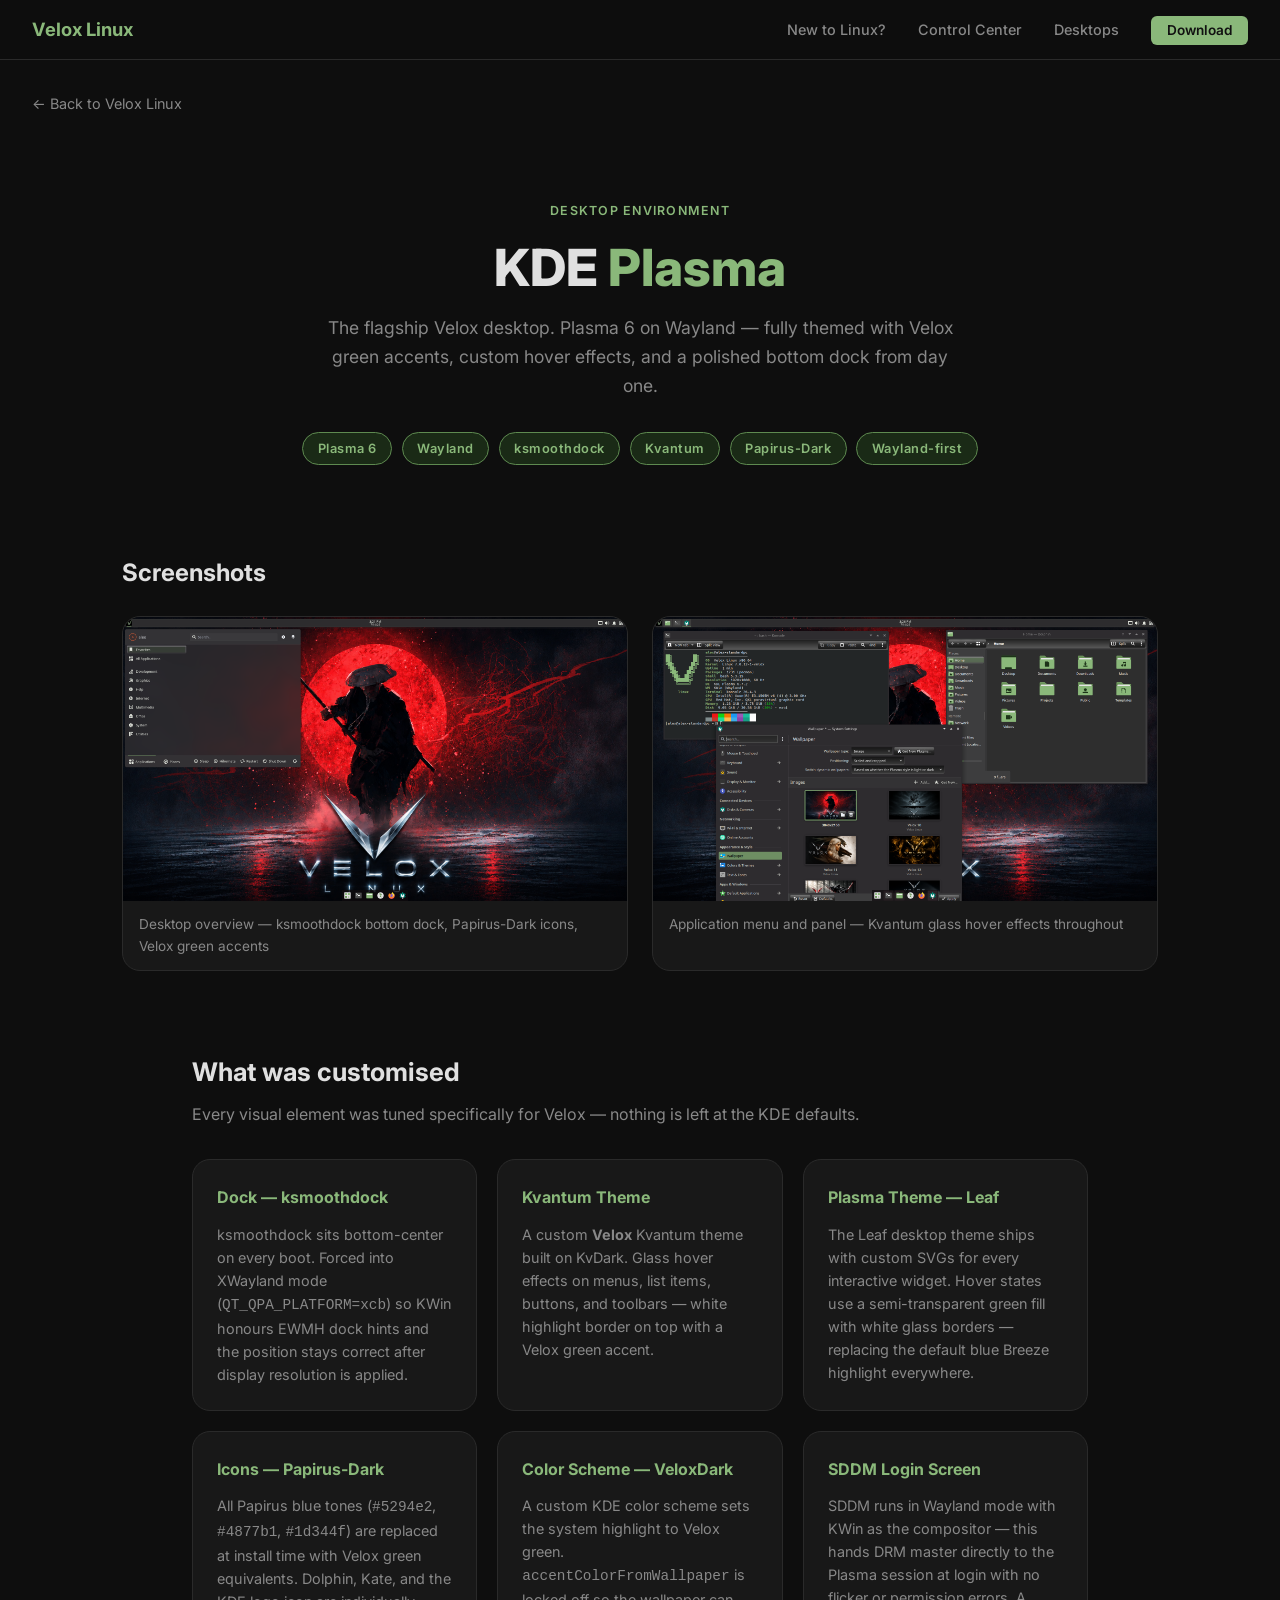
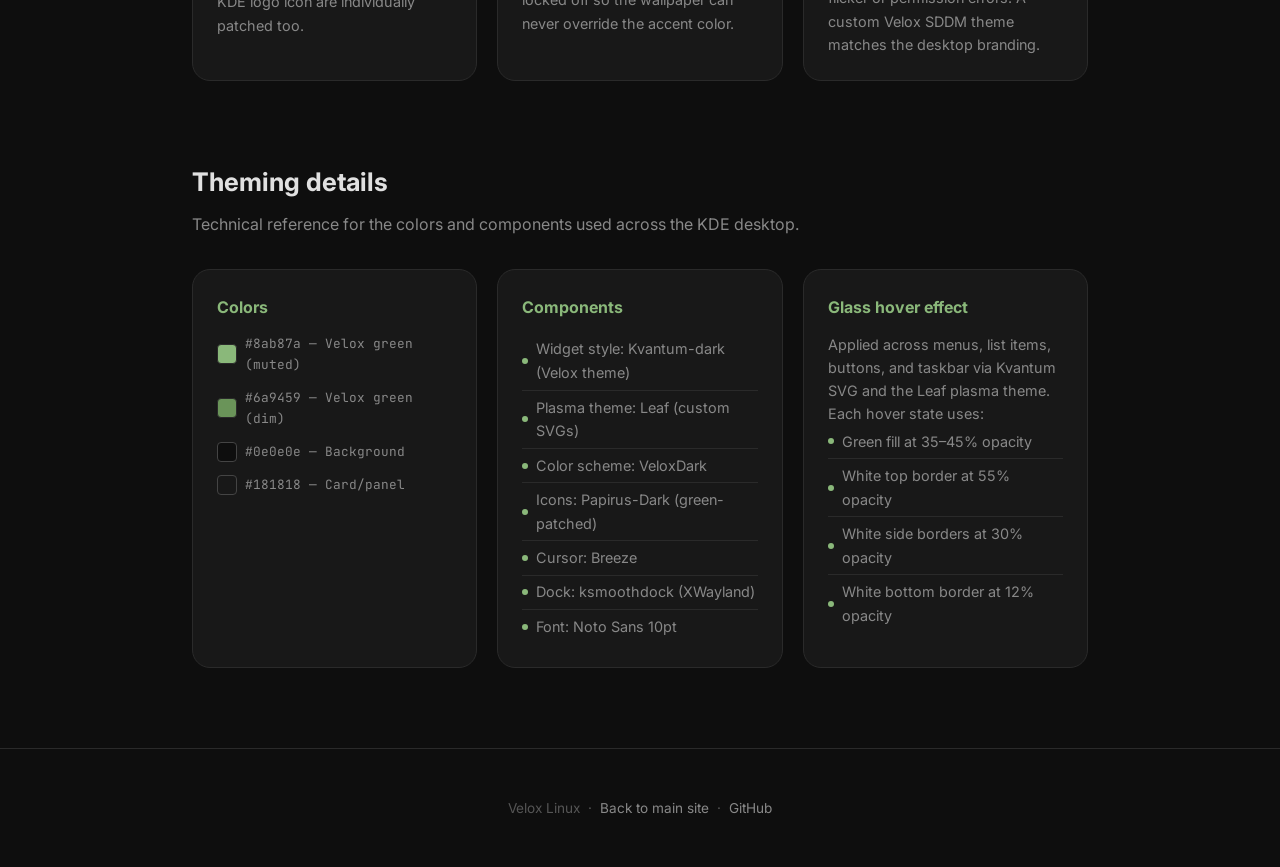
<file: kde.html>
<!DOCTYPE html>
<html lang="en">
<head>
  <meta charset="UTF-8" />
  <meta name="viewport" content="width=device-width, initial-scale=1.0" />
  <title>KDE Plasma — Velox Linux</title>
  <meta name="description" content="Velox Linux KDE Plasma desktop — Plasma 6 on Wayland with custom theming, glass hover effects, and ksmoothdock." />
  <link rel="preconnect" href="https://fonts.googleapis.com" />
  <link rel="preconnect" href="https://fonts.gstatic.com" crossorigin />
  <link href="https://fonts.googleapis.com/css2?family=Inter:wght@400;500;600;700;800&family=JetBrains+Mono:wght@400;600&display=swap" rel="stylesheet" />
  <link rel="stylesheet" href="css/style.css" />
  <style>
    .de-hero {
      padding: 5rem 2rem 3rem;
      max-width: 960px;
      margin: 0 auto;
      text-align: center;
    }
    .de-hero .section-label {
      display: inline-block;
      margin-bottom: 1rem;
    }
    .de-hero h1 {
      font-size: clamp(2rem, 5vw, 3.2rem);
      font-weight: 800;
      line-height: 1.15;
      margin-bottom: 1rem;
    }
    .de-hero h1 span { color: var(--green); }
    .de-hero p {
      font-size: 1.1rem;
      color: var(--text-dim);
      max-width: 640px;
      margin: 0 auto 2rem;
    }
    .de-tags {
      display: flex;
      gap: .6rem;
      justify-content: center;
      flex-wrap: wrap;
      margin-bottom: 2.5rem;
    }
    .de-tag {
      background: var(--green-bg);
      color: var(--green);
      border: 1px solid var(--green-dim);
      border-radius: 20px;
      padding: .3rem .9rem;
      font-size: .8rem;
      font-weight: 600;
      letter-spacing: .04em;
    }

    /* Screenshots */
    .screenshots {
      max-width: 1100px;
      margin: 0 auto 5rem;
      padding: 0 2rem;
    }
    .screenshots h2 {
      font-size: 1.5rem;
      font-weight: 700;
      margin-bottom: 1.5rem;
      color: var(--text);
    }
    .screenshot-grid {
      display: grid;
      grid-template-columns: repeat(auto-fit, minmax(460px, 1fr));
      gap: 1.5rem;
    }
    .screenshot-item {
      border-radius: var(--radius-lg);
      overflow: hidden;
      border: 1px solid var(--border);
      background: var(--card);
    }
    .screenshot-item img {
      width: 100%;
      display: block;
    }
    .screenshot-item figcaption {
      padding: .75rem 1rem;
      font-size: .85rem;
      color: var(--text-dim);
    }

    /* Detail sections */
    .de-detail {
      max-width: 960px;
      margin: 0 auto 5rem;
      padding: 0 2rem;
    }
    .de-detail h2 {
      font-size: 1.6rem;
      font-weight: 700;
      margin-bottom: .5rem;
      color: var(--text);
    }
    .de-detail .section-intro {
      color: var(--text-dim);
      margin-bottom: 2rem;
      font-size: 1rem;
    }
    .detail-grid {
      display: grid;
      grid-template-columns: repeat(auto-fit, minmax(280px, 1fr));
      gap: 1.25rem;
    }
    .detail-card {
      background: var(--card);
      border: 1px solid var(--border);
      border-radius: var(--radius-lg);
      padding: 1.5rem;
    }
    .detail-card h3 {
      font-size: 1rem;
      font-weight: 700;
      color: var(--green);
      margin-bottom: .75rem;
    }
    .detail-card p {
      font-size: .9rem;
      color: var(--text-dim);
      line-height: 1.6;
    }
    .detail-card ul {
      list-style: none;
      padding: 0;
      margin: 0;
    }
    .detail-card ul li {
      font-size: .9rem;
      color: var(--text-dim);
      padding: .3rem 0;
      border-bottom: 1px solid var(--border);
      display: flex;
      align-items: center;
      gap: .5rem;
    }
    .detail-card ul li:last-child { border-bottom: none; }
    .detail-card ul li::before {
      content: '';
      width: 6px;
      height: 6px;
      border-radius: 50%;
      background: var(--green);
      flex-shrink: 0;
    }

    .color-row {
      display: flex;
      gap: .75rem;
      flex-wrap: wrap;
      margin-top: .75rem;
    }
    .color-chip {
      display: flex;
      align-items: center;
      gap: .5rem;
      font-size: .8rem;
      color: var(--text-dim);
      font-family: 'JetBrains Mono', monospace;
    }
    .color-swatch {
      width: 20px;
      height: 20px;
      border-radius: 4px;
      border: 1px solid var(--border);
      flex-shrink: 0;
    }

    .back-link {
      display: inline-flex;
      align-items: center;
      gap: .4rem;
      color: var(--text-dim);
      font-size: .9rem;
      margin: 2rem 2rem 0;
      transition: color .2s;
    }
    .back-link:hover { color: var(--green); text-decoration: none; }
  </style>
</head>
<body>

<!-- ─── NAV ─── -->
<nav>
  <a class="nav-logo" href="index.html">Velox Linux</a>
  <ul class="nav-links">
    <li><a href="index.html#new-to-linux">New to Linux?</a></li>
    <li><a href="index.html#control-center">Control Center</a></li>
    <li><a href="index.html#desktops">Desktops</a></li>
    <li><a href="index.html#download" class="nav-cta">Download</a></li>
  </ul>
</nav>

<a class="back-link" href="index.html">← Back to Velox Linux</a>

<!-- ─── HERO ─── -->
<section class="de-hero">
  <span class="section-label">Desktop Environment</span>
  <h1>KDE <span>Plasma</span></h1>
  <p>The flagship Velox desktop. Plasma 6 on Wayland — fully themed with Velox green accents, custom hover effects, and a polished bottom dock from day one.</p>
  <div class="de-tags">
    <span class="de-tag">Plasma 6</span>
    <span class="de-tag">Wayland</span>
    <span class="de-tag">ksmoothdock</span>
    <span class="de-tag">Kvantum</span>
    <span class="de-tag">Papirus-Dark</span>
    <span class="de-tag">Wayland-first</span>
  </div>
</section>

<!-- ─── SCREENSHOTS ─── -->
<section class="screenshots">
  <h2>Screenshots</h2>
  <div class="screenshot-grid">
    <figure class="screenshot-item">
      <img src="img/kde-de-1.png" alt="Velox KDE Plasma desktop overview" />
      <figcaption>Desktop overview — ksmoothdock bottom dock, Papirus-Dark icons, Velox green accents</figcaption>
    </figure>
    <figure class="screenshot-item">
      <img src="img/kde-de-2.png" alt="Velox KDE Plasma application menu and theming" />
      <figcaption>Application menu and panel — Kvantum glass hover effects throughout</figcaption>
    </figure>
  </div>
</section>

<!-- ─── WHAT WE DID ─── -->
<section class="de-detail">
  <h2>What was customised</h2>
  <p class="section-intro">Every visual element was tuned specifically for Velox — nothing is left at the KDE defaults.</p>
  <div class="detail-grid">

    <div class="detail-card">
      <h3>Dock — ksmoothdock</h3>
      <p>ksmoothdock sits bottom-center on every boot. Forced into XWayland mode (<code>QT_QPA_PLATFORM=xcb</code>) so KWin honours EWMH dock hints and the position stays correct after display resolution is applied.</p>
    </div>

    <div class="detail-card">
      <h3>Kvantum Theme</h3>
      <p>A custom <strong>Velox</strong> Kvantum theme built on KvDark. Glass hover effects on menus, list items, buttons, and toolbars — white highlight border on top with a Velox green accent.</p>
    </div>

    <div class="detail-card">
      <h3>Plasma Theme — Leaf</h3>
      <p>The Leaf desktop theme ships with custom SVGs for every interactive widget. Hover states use a semi-transparent green fill with white glass borders — replacing the default blue Breeze highlight everywhere.</p>
    </div>

    <div class="detail-card">
      <h3>Icons — Papirus-Dark</h3>
      <p>All Papirus blue tones (<code>#5294e2</code>, <code>#4877b1</code>, <code>#1d344f</code>) are replaced at install time with Velox green equivalents. Dolphin, Kate, and the KDE logo icon are individually patched too.</p>
    </div>

    <div class="detail-card">
      <h3>Color Scheme — VeloxDark</h3>
      <p>A custom KDE color scheme sets the system highlight to Velox green. <code>accentColorFromWallpaper</code> is locked off so the wallpaper can never override the accent color.</p>
    </div>

    <div class="detail-card">
      <h3>SDDM Login Screen</h3>
      <p>SDDM runs in Wayland mode with KWin as the compositor — this hands DRM master directly to the Plasma session at login with no flicker or permission errors. A custom Velox SDDM theme matches the desktop branding.</p>
    </div>

  </div>
</section>

<!-- ─── THEMING INFO ─── -->
<section class="de-detail">
  <h2>Theming details</h2>
  <p class="section-intro">Technical reference for the colors and components used across the KDE desktop.</p>
  <div class="detail-grid">

    <div class="detail-card">
      <h3>Colors</h3>
      <div class="color-row">
        <span class="color-chip"><span class="color-swatch" style="background:#8ab87a;"></span>#8ab87a — Velox green (muted)</span>
      </div>
      <div class="color-row">
        <span class="color-chip"><span class="color-swatch" style="background:#6a9459;"></span>#6a9459 — Velox green (dim)</span>
      </div>
      <div class="color-row">
        <span class="color-chip"><span class="color-swatch" style="background:#0e0e0e; border-color:#444;"></span>#0e0e0e — Background</span>
      </div>
      <div class="color-row">
        <span class="color-chip"><span class="color-swatch" style="background:#181818; border-color:#444;"></span>#181818 — Card/panel</span>
      </div>
    </div>

    <div class="detail-card">
      <h3>Components</h3>
      <ul>
        <li>Widget style: Kvantum-dark (Velox theme)</li>
        <li>Plasma theme: Leaf (custom SVGs)</li>
        <li>Color scheme: VeloxDark</li>
        <li>Icons: Papirus-Dark (green-patched)</li>
        <li>Cursor: Breeze</li>
        <li>Dock: ksmoothdock (XWayland)</li>
        <li>Font: Noto Sans 10pt</li>
      </ul>
    </div>

    <div class="detail-card">
      <h3>Glass hover effect</h3>
      <p>Applied across menus, list items, buttons, and taskbar via Kvantum SVG and the Leaf plasma theme. Each hover state uses:</p>
      <ul>
        <li>Green fill at 35–45% opacity</li>
        <li>White top border at 55% opacity</li>
        <li>White side borders at 30% opacity</li>
        <li>White bottom border at 12% opacity</li>
      </ul>
    </div>

  </div>
</section>

<!-- ─── FOOTER ─── -->
<footer style="text-align:center; padding: 3rem 2rem; color: var(--text-muted); font-size:.85rem; border-top: 1px solid var(--border); margin-top: 2rem;">
  <p>Velox Linux &nbsp;·&nbsp; <a href="index.html">Back to main site</a> &nbsp;·&nbsp; <a href="https://github.com/thelinutubetltos/velox-iso" target="_blank" rel="noopener">GitHub</a></p>
</footer>

</body>
</html>
</file>
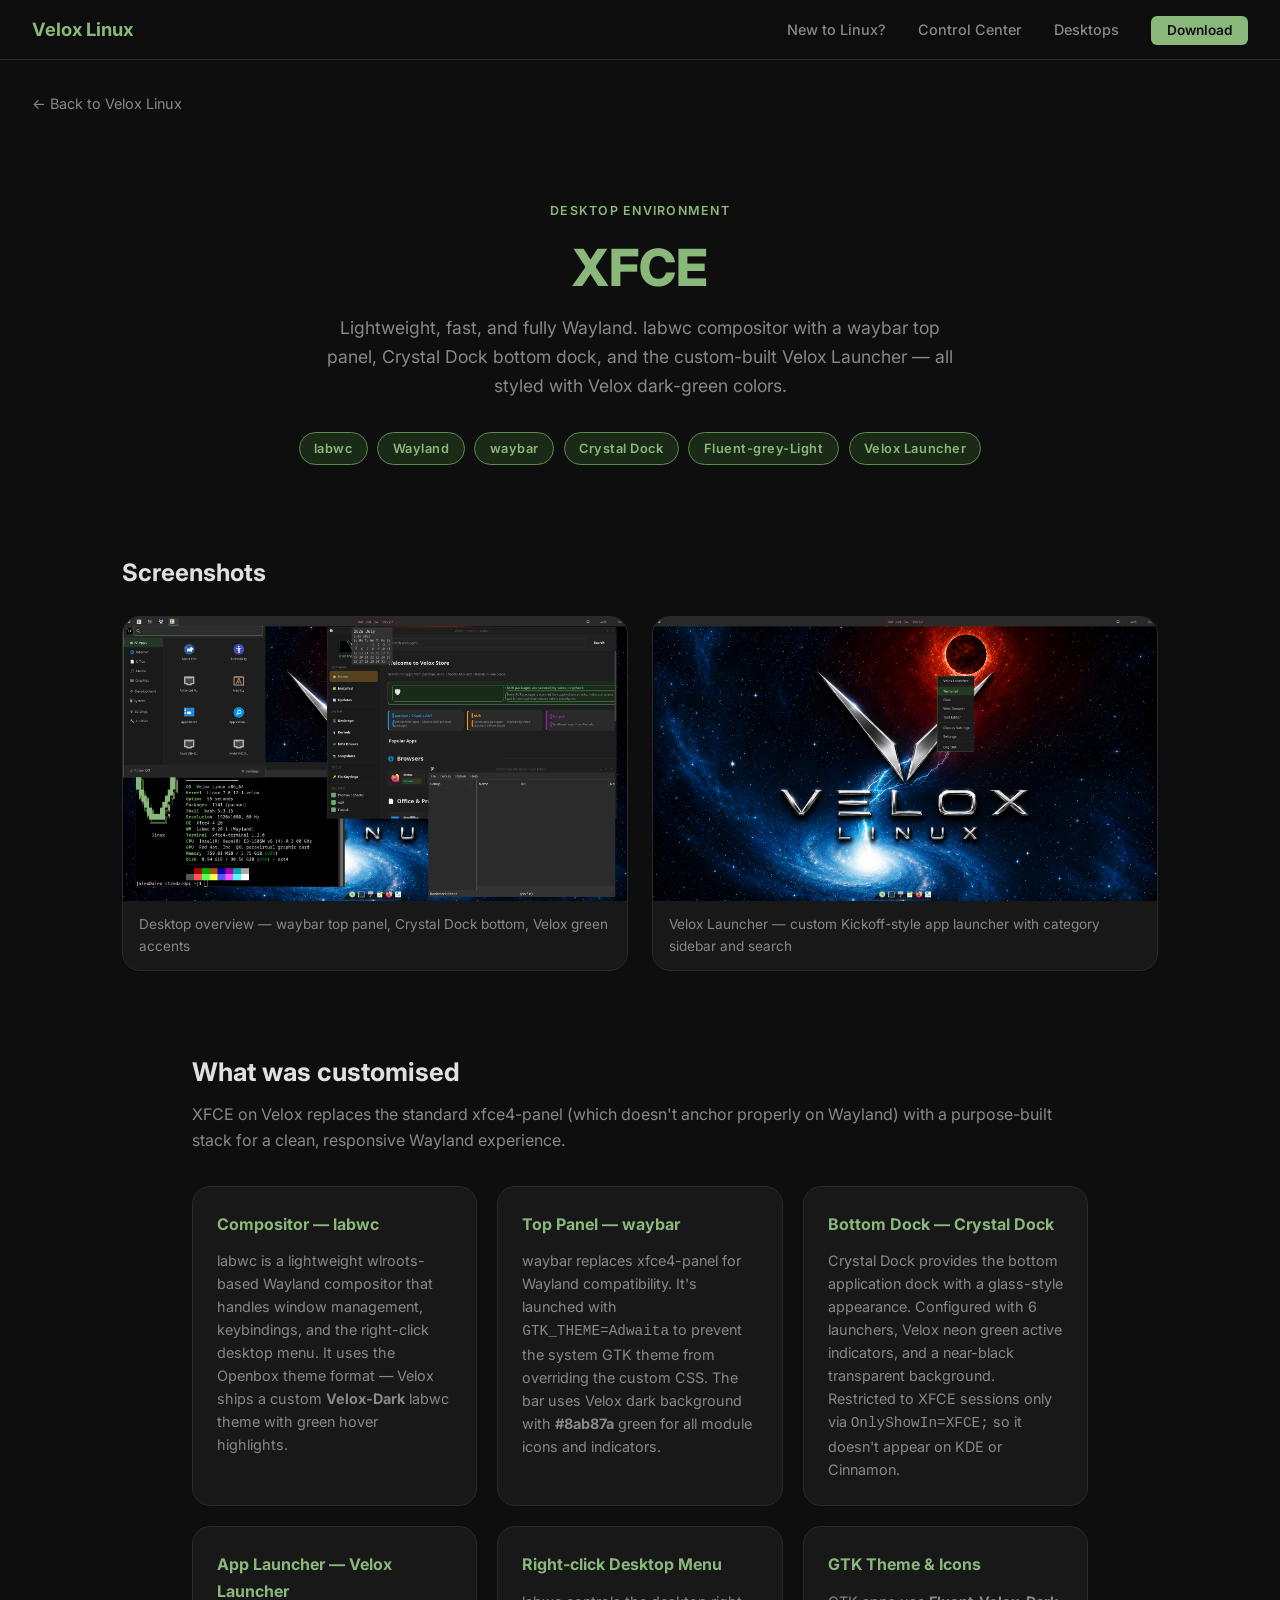
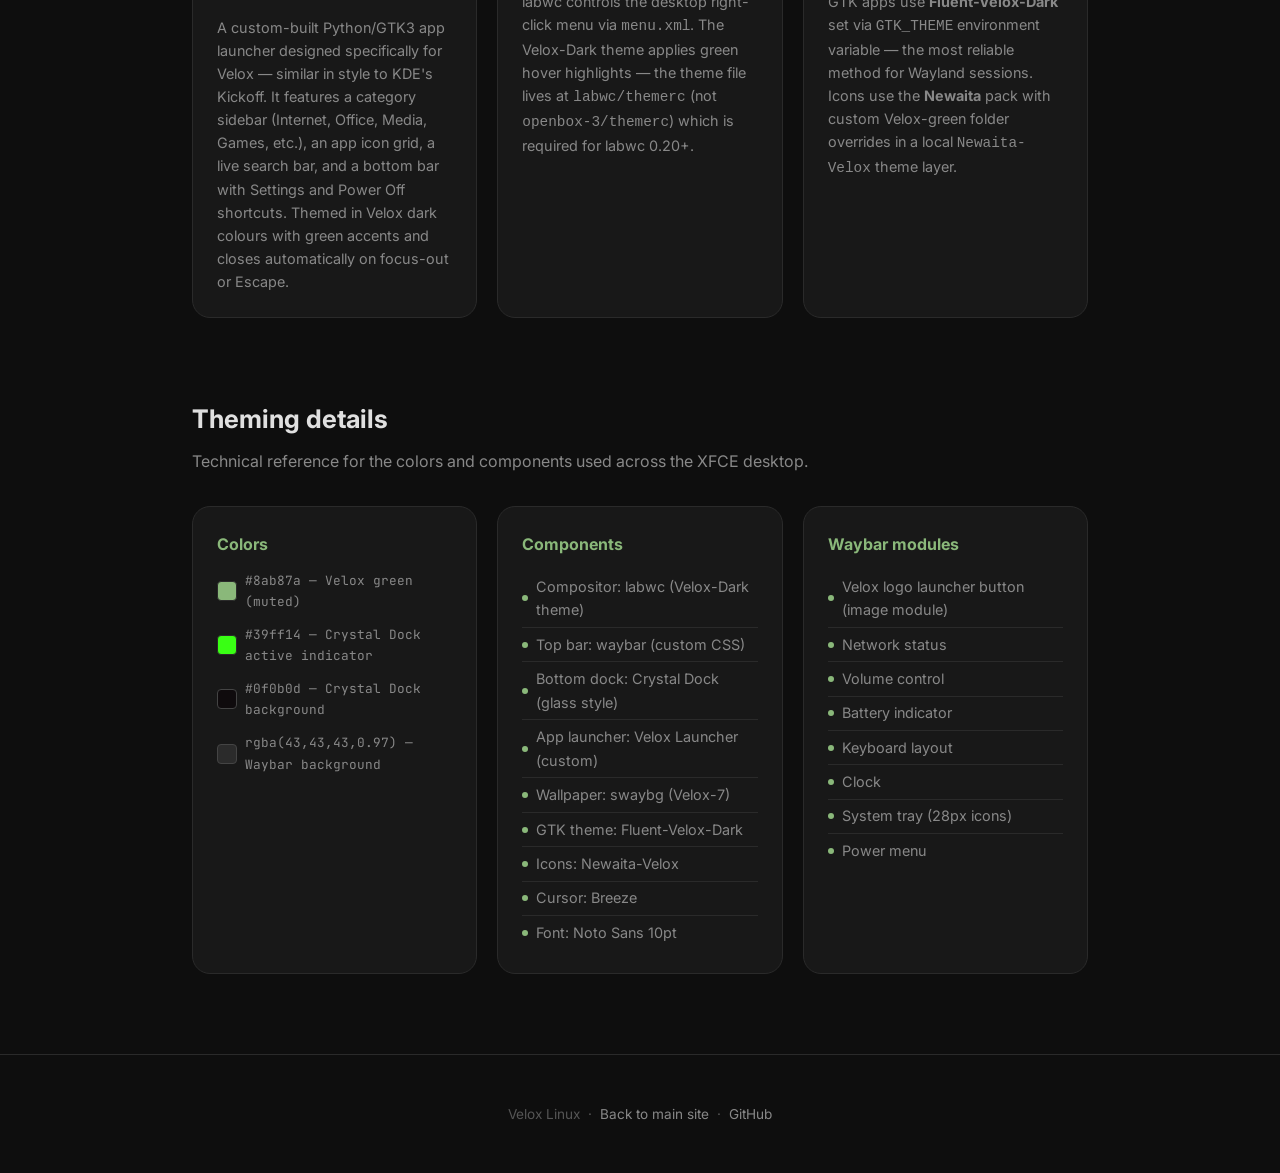
<file: xfce.html>
<!DOCTYPE html>
<html lang="en">
<head>
  <meta charset="UTF-8" />
  <meta name="viewport" content="width=device-width, initial-scale=1.0" />
  <title>XFCE — Velox Linux</title>
  <meta name="description" content="Velox Linux XFCE desktop — labwc Wayland compositor with waybar, Crystal Dock, and the custom Velox Launcher." />
  <link rel="preconnect" href="https://fonts.googleapis.com" />
  <link rel="preconnect" href="https://fonts.gstatic.com" crossorigin />
  <link href="https://fonts.googleapis.com/css2?family=Inter:wght@400;500;600;700;800&family=JetBrains+Mono:wght@400;600&display=swap" rel="stylesheet" />
  <link rel="stylesheet" href="css/style.css" />
  <style>
    .de-hero {
      padding: 5rem 2rem 3rem;
      max-width: 960px;
      margin: 0 auto;
      text-align: center;
    }
    .de-hero .section-label {
      display: inline-block;
      margin-bottom: 1rem;
    }
    .de-hero h1 {
      font-size: clamp(2rem, 5vw, 3.2rem);
      font-weight: 800;
      line-height: 1.15;
      margin-bottom: 1rem;
    }
    .de-hero h1 span { color: var(--green); }
    .de-hero p {
      font-size: 1.1rem;
      color: var(--text-dim);
      max-width: 640px;
      margin: 0 auto 2rem;
    }
    .de-tags {
      display: flex;
      gap: .6rem;
      justify-content: center;
      flex-wrap: wrap;
      margin-bottom: 2.5rem;
    }
    .de-tag {
      background: var(--green-bg);
      color: var(--green);
      border: 1px solid var(--green-dim);
      border-radius: 20px;
      padding: .3rem .9rem;
      font-size: .8rem;
      font-weight: 600;
      letter-spacing: .04em;
    }

    .screenshots {
      max-width: 1100px;
      margin: 0 auto 5rem;
      padding: 0 2rem;
    }
    .screenshots h2 {
      font-size: 1.5rem;
      font-weight: 700;
      margin-bottom: 1.5rem;
      color: var(--text);
    }
    .screenshot-grid {
      display: grid;
      grid-template-columns: repeat(auto-fit, minmax(460px, 1fr));
      gap: 1.5rem;
    }
    .screenshot-item {
      border-radius: var(--radius-lg);
      overflow: hidden;
      border: 1px solid var(--border);
      background: var(--card);
    }
    .screenshot-item img {
      width: 100%;
      display: block;
    }
    .screenshot-item figcaption {
      padding: .75rem 1rem;
      font-size: .85rem;
      color: var(--text-dim);
    }

    .de-detail {
      max-width: 960px;
      margin: 0 auto 5rem;
      padding: 0 2rem;
    }
    .de-detail h2 {
      font-size: 1.6rem;
      font-weight: 700;
      margin-bottom: .5rem;
      color: var(--text);
    }
    .de-detail .section-intro {
      color: var(--text-dim);
      margin-bottom: 2rem;
      font-size: 1rem;
    }
    .detail-grid {
      display: grid;
      grid-template-columns: repeat(auto-fit, minmax(280px, 1fr));
      gap: 1.25rem;
    }
    .detail-card {
      background: var(--card);
      border: 1px solid var(--border);
      border-radius: var(--radius-lg);
      padding: 1.5rem;
    }
    .detail-card h3 {
      font-size: 1rem;
      font-weight: 700;
      color: var(--green);
      margin-bottom: .75rem;
    }
    .detail-card p {
      font-size: .9rem;
      color: var(--text-dim);
      line-height: 1.6;
    }
    .detail-card ul {
      list-style: none;
      padding: 0;
      margin: 0;
    }
    .detail-card ul li {
      font-size: .9rem;
      color: var(--text-dim);
      padding: .3rem 0;
      border-bottom: 1px solid var(--border);
      display: flex;
      align-items: center;
      gap: .5rem;
    }
    .detail-card ul li:last-child { border-bottom: none; }
    .detail-card ul li::before {
      content: '';
      width: 6px;
      height: 6px;
      border-radius: 50%;
      background: var(--green);
      flex-shrink: 0;
    }

    .color-row {
      display: flex;
      gap: .75rem;
      flex-wrap: wrap;
      margin-top: .75rem;
    }
    .color-chip {
      display: flex;
      align-items: center;
      gap: .5rem;
      font-size: .8rem;
      color: var(--text-dim);
      font-family: 'JetBrains Mono', monospace;
    }
    .color-swatch {
      width: 20px;
      height: 20px;
      border-radius: 4px;
      border: 1px solid var(--border);
      flex-shrink: 0;
    }

    .back-link {
      display: inline-flex;
      align-items: center;
      gap: .4rem;
      color: var(--text-dim);
      font-size: .9rem;
      margin: 2rem 2rem 0;
      transition: color .2s;
    }
    .back-link:hover { color: var(--green); text-decoration: none; }
  </style>
</head>
<body>

<!-- ─── NAV ─── -->
<nav>
  <a class="nav-logo" href="index.html">Velox Linux</a>
  <ul class="nav-links">
    <li><a href="index.html#new-to-linux">New to Linux?</a></li>
    <li><a href="index.html#control-center">Control Center</a></li>
    <li><a href="index.html#desktops">Desktops</a></li>
    <li><a href="index.html#download" class="nav-cta">Download</a></li>
  </ul>
</nav>

<a class="back-link" href="index.html">← Back to Velox Linux</a>

<!-- ─── HERO ─── -->
<section class="de-hero">
  <span class="section-label">Desktop Environment</span>
  <h1><span>XFCE</span></h1>
  <p>Lightweight, fast, and fully Wayland. labwc compositor with a waybar top panel, Crystal Dock bottom dock, and the custom-built Velox Launcher — all styled with Velox dark-green colors.</p>
  <div class="de-tags">
    <span class="de-tag">labwc</span>
    <span class="de-tag">Wayland</span>
    <span class="de-tag">waybar</span>
    <span class="de-tag">Crystal Dock</span>
    <span class="de-tag">Fluent-grey-Light</span>
    <span class="de-tag">Velox Launcher</span>
  </div>
</section>

<!-- ─── SCREENSHOTS ─── -->
<section class="screenshots">
  <h2>Screenshots</h2>
  <div class="screenshot-grid">
    <figure class="screenshot-item">
      <img src="img/xfce-de-1.png" alt="Velox XFCE desktop overview" />
      <figcaption>Desktop overview — waybar top panel, Crystal Dock bottom, Velox green accents</figcaption>
    </figure>
    <figure class="screenshot-item">
      <img src="img/xfce-de-2.png" alt="Velox XFCE with apps and launcher" />
      <figcaption>Velox Launcher — custom Kickoff-style app launcher with category sidebar and search</figcaption>
    </figure>
  </div>
</section>

<!-- ─── WHAT WE DID ─── -->
<section class="de-detail">
  <h2>What was customised</h2>
  <p class="section-intro">XFCE on Velox replaces the standard xfce4-panel (which doesn't anchor properly on Wayland) with a purpose-built stack for a clean, responsive Wayland experience.</p>
  <div class="detail-grid">

    <div class="detail-card">
      <h3>Compositor — labwc</h3>
      <p>labwc is a lightweight wlroots-based Wayland compositor that handles window management, keybindings, and the right-click desktop menu. It uses the Openbox theme format — Velox ships a custom <strong>Velox-Dark</strong> labwc theme with green hover highlights.</p>
    </div>

    <div class="detail-card">
      <h3>Top Panel — waybar</h3>
      <p>waybar replaces xfce4-panel for Wayland compatibility. It's launched with <code>GTK_THEME=Adwaita</code> to prevent the system GTK theme from overriding the custom CSS. The bar uses Velox dark background with <strong>#8ab87a</strong> green for all module icons and indicators.</p>
    </div>

    <div class="detail-card">
      <h3>Bottom Dock — Crystal Dock</h3>
      <p>Crystal Dock provides the bottom application dock with a glass-style appearance. Configured with 6 launchers, Velox neon green active indicators, and a near-black transparent background. Restricted to XFCE sessions only via <code>OnlyShowIn=XFCE;</code> so it doesn't appear on KDE or Cinnamon.</p>
    </div>

    <div class="detail-card">
      <h3>App Launcher — Velox Launcher</h3>
      <p>A custom-built Python/GTK3 app launcher designed specifically for Velox — similar in style to KDE's Kickoff. It features a category sidebar (Internet, Office, Media, Games, etc.), an app icon grid, a live search bar, and a bottom bar with Settings and Power Off shortcuts. Themed in Velox dark colours with green accents and closes automatically on focus-out or Escape.</p>
    </div>

    <div class="detail-card">
      <h3>Right-click Desktop Menu</h3>
      <p>labwc controls the desktop right-click menu via <code>menu.xml</code>. The Velox-Dark theme applies green hover highlights — the theme file lives at <code>labwc/themerc</code> (not <code>openbox-3/themerc</code>) which is required for labwc 0.20+.</p>
    </div>

    <div class="detail-card">
      <h3>GTK Theme &amp; Icons</h3>
      <p>GTK apps use <strong>Fluent-Velox-Dark</strong> set via <code>GTK_THEME</code> environment variable — the most reliable method for Wayland sessions. Icons use the <strong>Newaita</strong> pack with custom Velox-green folder overrides in a local <code>Newaita-Velox</code> theme layer.</p>
    </div>

  </div>
</section>

<!-- ─── THEMING INFO ─── -->
<section class="de-detail">
  <h2>Theming details</h2>
  <p class="section-intro">Technical reference for the colors and components used across the XFCE desktop.</p>
  <div class="detail-grid">

    <div class="detail-card">
      <h3>Colors</h3>
      <div class="color-row">
        <span class="color-chip"><span class="color-swatch" style="background:#8ab87a;"></span>#8ab87a — Velox green (muted)</span>
      </div>
      <div class="color-row">
        <span class="color-chip"><span class="color-swatch" style="background:#39ff14;"></span>#39ff14 — Crystal Dock active indicator</span>
      </div>
      <div class="color-row">
        <span class="color-chip"><span class="color-swatch" style="background:#0f0b0d; border-color:#444;"></span>#0f0b0d — Crystal Dock background</span>
      </div>
      <div class="color-row">
        <span class="color-chip"><span class="color-swatch" style="background:#2b2b2b; border-color:#444;"></span>rgba(43,43,43,0.97) — Waybar background</span>
      </div>
    </div>

    <div class="detail-card">
      <h3>Components</h3>
      <ul>
        <li>Compositor: labwc (Velox-Dark theme)</li>
        <li>Top bar: waybar (custom CSS)</li>
        <li>Bottom dock: Crystal Dock (glass style)</li>
        <li>App launcher: Velox Launcher (custom)</li>
        <li>Wallpaper: swaybg (Velox-7)</li>
        <li>GTK theme: Fluent-Velox-Dark</li>
        <li>Icons: Newaita-Velox</li>
        <li>Cursor: Breeze</li>
        <li>Font: Noto Sans 10pt</li>
      </ul>
    </div>

    <div class="detail-card">
      <h3>Waybar modules</h3>
      <ul>
        <li>Velox logo launcher button (image module)</li>
        <li>Network status</li>
        <li>Volume control</li>
        <li>Battery indicator</li>
        <li>Keyboard layout</li>
        <li>Clock</li>
        <li>System tray (28px icons)</li>
        <li>Power menu</li>
      </ul>
    </div>

  </div>
</section>

<!-- ─── FOOTER ─── -->
<footer style="text-align:center; padding: 3rem 2rem; color: var(--text-muted); font-size:.85rem; border-top: 1px solid var(--border); margin-top: 2rem;">
  <p>Velox Linux &nbsp;·&nbsp; <a href="index.html">Back to main site</a> &nbsp;·&nbsp; <a href="https://github.com/thelinutubetltos/velox-iso" target="_blank" rel="noopener">GitHub</a></p>
</footer>

</body>
</html>
</file>
<file: css/style.css>
/* Velox Linux — Dark Theme */

:root {
  --bg:        #0e0e0e;
  --bg2:       #151515;
  --bg3:       #1c1c1c;
  --card:      #181818;
  --border:    #2a2a2a;
  --green:     #8ab87a;
  --green-dim: #5e8a50;
  --green-bg:  #1a2a16;
  --text:      #e0e0e0;
  --text-dim:  #888;
  --text-muted:#555;
  --radius:    10px;
  --radius-lg: 18px;
}

*, *::before, *::after { box-sizing: border-box; margin: 0; padding: 0; }

html { scroll-behavior: smooth; }

body {
  font-family: 'Inter', system-ui, -apple-system, sans-serif;
  background: var(--bg);
  color: var(--text);
  line-height: 1.65;
  font-size: 16px;
}

a { color: var(--green); text-decoration: none; }
a:hover { text-decoration: underline; }

img { max-width: 100%; display: block; }

/* ─── NAV ─── */
nav {
  position: sticky;
  top: 0;
  z-index: 100;
  background: rgba(14,14,14,.92);
  backdrop-filter: blur(12px);
  border-bottom: 1px solid var(--border);
  display: flex;
  align-items: center;
  justify-content: space-between;
  padding: 0 2rem;
  height: 60px;
}

.nav-logo {
  display: flex;
  align-items: center;
  gap: .6rem;
  font-weight: 700;
  font-size: 1.15rem;
  color: var(--text);
  text-decoration: none;
}

.nav-logo {
  color: var(--green) !important;
}

.nav-links {
  display: flex;
  gap: 2rem;
  list-style: none;
}

.nav-links a {
  color: var(--text-dim);
  font-size: .9rem;
  font-weight: 500;
  transition: color .2s;
}

.nav-links a:hover { color: var(--text); text-decoration: none; }

.nav-cta {
  background: var(--green);
  color: #111 !important;
  padding: .4rem 1rem;
  border-radius: 6px;
  font-weight: 600 !important;
  font-size: .85rem !important;
  transition: background .2s !important;
}

.nav-cta:hover { background: #a0cf8e !important; }

/* ─── HERO ─── */
.hero {
  min-height: 88vh;
  display: flex;
  flex-direction: column;
  align-items: center;
  justify-content: center;
  text-align: center;
  padding: 4rem 2rem;
  background:
    radial-gradient(ellipse 80% 50% at 50% -10%, rgba(138,184,122,.12) 0%, transparent 70%),
    var(--bg);
  position: relative;
  overflow: hidden;
}

.hero::before {
  content: '';
  position: absolute;
  inset: 0;
  background:
    radial-gradient(circle at 20% 80%, rgba(138,184,122,.04) 0%, transparent 50%),
    radial-gradient(circle at 80% 20%, rgba(138,184,122,.06) 0%, transparent 50%);
  pointer-events: none;
}

.badge {
  display: inline-flex;
  align-items: center;
  gap: .4rem;
  background: var(--green-bg);
  border: 1px solid var(--green-dim);
  color: var(--green);
  font-size: .78rem;
  font-weight: 600;
  letter-spacing: .06em;
  text-transform: uppercase;
  padding: .3rem .85rem;
  border-radius: 999px;
  margin-bottom: 1.5rem;
}

.hero h1 {
  font-size: clamp(2.4rem, 6vw, 4.2rem);
  font-weight: 800;
  line-height: 1.1;
  letter-spacing: -.03em;
  max-width: 820px;
  margin-bottom: 1.2rem;
}

.hero h1 span { color: var(--green); }

.hero p {
  font-size: clamp(1rem, 2vw, 1.2rem);
  color: var(--text-dim);
  max-width: 560px;
  margin-bottom: 2.5rem;
}

.btn-row {
  display: flex;
  gap: 1rem;
  flex-wrap: wrap;
  justify-content: center;
}

.btn {
  display: inline-flex;
  align-items: center;
  gap: .5rem;
  padding: .75rem 1.8rem;
  border-radius: var(--radius);
  font-weight: 600;
  font-size: 1rem;
  cursor: pointer;
  transition: all .2s;
  text-decoration: none !important;
}

.btn-primary {
  background: var(--green);
  color: #111;
  box-shadow: 0 0 24px rgba(138,184,122,.3);
}

.btn-primary:hover {
  background: #a0cf8e;
  box-shadow: 0 0 32px rgba(138,184,122,.45);
  transform: translateY(-1px);
}

.btn-ghost {
  background: transparent;
  color: var(--text);
  border: 1px solid var(--border);
}

.btn-ghost:hover {
  border-color: var(--green-dim);
  color: var(--green);
  transform: translateY(-1px);
}

.hero-icon {
  width: 260px;
  height: auto;
  margin-bottom: 1.25rem;
  mix-blend-mode: screen;
  filter: sepia(1) hue-rotate(85deg) saturate(2.5) brightness(2.2) drop-shadow(0 0 40px rgba(138,184,122,.8));
}

.hero-meta {
  margin-top: 1.5rem;
  font-size: .8rem;
  color: var(--text-muted);
}

/* ─── WHAT IS ─── */
.what-is {
  background: var(--bg2);
  padding: 5rem 2rem;
}

.what-is-inner {
  max-width: 900px;
  margin: 0 auto;
}

.what-is-text h2 {
  font-size: clamp(1.6rem, 3vw, 2.2rem);
  font-weight: 700;
  margin: .5rem 0 1rem;
}

.what-is-text p {
  color: var(--text-dim);
  margin-bottom: 1rem;
  line-height: 1.7;
}

.stat-row {
  display: flex;
  gap: 2rem;
  margin-top: 2rem;
  flex-wrap: wrap;
}

.stat {
  display: flex;
  flex-direction: column;
}

.stat span {
  font-size: 2rem;
  font-weight: 800;
  color: var(--green);
  line-height: 1;
}

.stat small {
  font-size: .78rem;
  color: var(--text-muted);
  margin-top: .25rem;
}

/* ─── VCC ─── */
.vcc {
  padding: 6rem 2rem;
}

.vcc-inner {
  max-width: 1100px;
  margin: 0 auto;
}

.vcc-screenshots {
  margin: 3rem 0;
  border: 1px solid var(--border);
  border-radius: var(--radius-lg);
  overflow: hidden;
  background: var(--card);
}

.vcc-tabs {
  display: flex;
  gap: 0;
  border-bottom: 1px solid var(--border);
  padding: .75rem 1rem;
  gap: .5rem;
}

.vcc-img-wrap {
  position: relative;
  width: 100%;
}

.vcc-img {
  width: 100%;
  display: none;
}

.vcc-img.active { display: block; }

.vcc-features {
  display: grid;
  grid-template-columns: repeat(auto-fit, minmax(260px, 1fr));
  gap: 1.25rem;
  margin-top: 1rem;
}

.vcc-feat {
  background: var(--card);
  border: 1px solid var(--border);
  border-radius: var(--radius);
  padding: 1.5rem;
  transition: border-color .2s, transform .2s;
}

.vcc-feat:hover {
  border-color: var(--green-dim);
  transform: translateY(-2px);
}

.vcc-feat h3 {
  font-size: .95rem;
  font-weight: 600;
  margin: .6rem 0 .3rem;
}

.vcc-feat p {
  font-size: .85rem;
  color: var(--text-dim);
}

/* ─── SECURITY / FIXES ─── */
.security {
  background: var(--bg2);
  padding: 6rem 2rem;
}

.security-inner {
  max-width: 1100px;
  margin: 0 auto;
}

.fix-grid {
  display: grid;
  grid-template-columns: repeat(auto-fit, minmax(480px, 1fr));
  gap: 1.25rem;
  margin-top: 3rem;
}

.fix-card {
  background: var(--card);
  border: 1px solid var(--border);
  border-radius: var(--radius-lg);
  padding: 2rem;
  position: relative;
  transition: border-color .2s;
}

.fix-card:hover { border-color: var(--green-dim); }

.fix-number {
  position: absolute;
  top: 1.5rem;
  right: 1.5rem;
  font-size: 2.5rem;
  font-weight: 800;
  color: var(--border);
  line-height: 1;
}

.fix-icon {
  font-size: 1.8rem;
  margin-bottom: .75rem;
}

.fix-card h3 {
  font-size: 1.05rem;
  font-weight: 700;
  margin-bottom: 1rem;
}

.fix-problem, .fix-solution {
  font-size: .85rem;
  line-height: 1.65;
  padding: .9rem 1rem;
  border-radius: 8px;
  margin-bottom: .75rem;
}

.fix-problem {
  background: rgba(255,80,80,.05);
  border: 1px solid rgba(255,80,80,.15);
  color: var(--text-dim);
}

.fix-solution {
  background: var(--green-bg);
  border: 1px solid var(--green-dim);
  color: var(--text-dim);
}

.problem-label, .solution-label {
  display: block;
  font-size: .7rem;
  font-weight: 700;
  letter-spacing: .08em;
  text-transform: uppercase;
  margin-bottom: .4rem;
}

.problem-label { color: #f08080; }
.solution-label { color: var(--green); }

.fix-card code {
  background: rgba(255,255,255,.06);
  border: 1px solid var(--border);
  padding: .1rem .35rem;
  border-radius: 4px;
  font-family: 'JetBrains Mono', monospace;
  font-size: .8em;
}

/* ─── FEATURES COLS ─── */
.features {
  padding: 6rem 2rem;
}

.features-inner {
  max-width: 1100px;
  margin: 0 auto;
}

.features-cols {
  display: grid;
  grid-template-columns: repeat(auto-fit, minmax(240px, 1fr));
  gap: 1.5rem;
  margin-top: 3rem;
}

.feat-group {
  background: var(--card);
  border: 1px solid var(--border);
  border-radius: var(--radius-lg);
  padding: 1.75rem;
}

.feat-group-title {
  font-size: .78rem;
  font-weight: 700;
  letter-spacing: .1em;
  text-transform: uppercase;
  color: var(--green);
  margin-bottom: 1rem;
}

.feat-list {
  list-style: none;
}

.feat-list li {
  font-size: .875rem;
  color: var(--text-dim);
  padding: .35rem 0;
  border-bottom: 1px solid var(--border);
  line-height: 1.5;
}

.feat-list li:last-child { border-bottom: none; }

/* ─── INSTALL ─── */
.install {
  background: var(--bg2);
  padding: 5rem 2rem;
}

.install-inner {
  max-width: 860px;
  margin: 0 auto;
}

.steps {
  display: flex;
  flex-direction: column;
  gap: 1rem;
  margin-top: 3rem;
}

.step {
  display: flex;
  align-items: flex-start;
  gap: 1.25rem;
  background: var(--card);
  border: 1px solid var(--border);
  border-radius: var(--radius);
  padding: 1.25rem 1.5rem;
}

.step-num {
  background: var(--green-bg);
  border: 1px solid var(--green-dim);
  color: var(--green);
  font-weight: 800;
  font-size: 1rem;
  width: 36px;
  height: 36px;
  border-radius: 50%;
  display: flex;
  align-items: center;
  justify-content: center;
  flex-shrink: 0;
}

.step strong {
  display: block;
  font-size: .95rem;
  margin-bottom: .2rem;
}

.step p {
  font-size: .85rem;
  color: var(--text-dim);
  margin: 0;
}

/* ─── KERNEL SECTION ─── */
.kernel-section {
  padding: 6rem 2rem;
}

.kernel-inner {
  max-width: 1100px;
  margin: 0 auto;
}

.kernel-grid {
  display: grid;
  grid-template-columns: repeat(auto-fit, minmax(280px, 1fr));
  gap: 1.25rem;
  margin-top: 3rem;
}

.kernel-card {
  background: var(--card);
  border: 1px solid var(--border);
  border-radius: var(--radius-lg);
  padding: 1.75rem;
  transition: border-color .2s, transform .2s;
}

.kernel-card:hover {
  border-color: var(--green-dim);
  transform: translateY(-2px);
}

.kernel-card.highlight-card {
  border-color: var(--green-dim);
  background: linear-gradient(135deg, var(--green-bg) 0%, var(--card) 60%);
}

.kernel-card h3 {
  font-size: .95rem;
  font-weight: 600;
  margin: .6rem 0 .4rem;
}

.kernel-card p {
  font-size: .85rem;
  color: var(--text-dim);
  line-height: 1.65;
}

.kernel-card code {
  background: rgba(255,255,255,.06);
  border: 1px solid var(--border);
  padding: .1rem .35rem;
  border-radius: 4px;
  font-family: 'JetBrains Mono', monospace;
  font-size: .8em;
}

/* ─── UNDER THE HOOD ─── */
.hood {
  background: var(--bg2);
  padding: 6rem 2rem;
}

.hood-inner {
  max-width: 1100px;
  margin: 0 auto;
}

.hood-grid {
  display: grid;
  grid-template-columns: repeat(auto-fit, minmax(320px, 1fr));
  gap: 1.25rem;
  margin-top: 3rem;
}

.hood-card {
  background: var(--card);
  border: 1px solid var(--border);
  border-radius: var(--radius-lg);
  padding: 1.75rem;
  transition: border-color .2s;
}

.hood-card:hover { border-color: var(--green-dim); }

.hood-icon {
  font-size: 1.4rem;
  margin-bottom: .6rem;
}

.hood-card h3 {
  font-size: .95rem;
  font-weight: 700;
  margin-bottom: .5rem;
  color: var(--text);
}

.hood-card p {
  font-size: .84rem;
  color: var(--text-dim);
  line-height: 1.68;
}

.hood-card code {
  background: rgba(255,255,255,.06);
  border: 1px solid var(--border);
  padding: .1rem .35rem;
  border-radius: 4px;
  font-family: 'JetBrains Mono', monospace;
  font-size: .8em;
}

/* ─── WINDOWS WELCOME ─── */
.windows-welcome {
  padding: 6rem 2rem;
  background: linear-gradient(180deg, var(--bg) 0%, rgba(26,42,22,.3) 100%);
}

.windows-welcome-inner {
  max-width: 1100px;
  margin: 0 auto;
}

.welcome-grid {
  display: grid;
  grid-template-columns: repeat(auto-fit, minmax(260px, 1fr));
  gap: 1.25rem;
  margin-top: 3rem;
}

.welcome-card {
  background: var(--card);
  border: 1px solid var(--border);
  border-radius: var(--radius-lg);
  padding: 1.75rem;
  transition: border-color .2s, transform .2s;
}

.welcome-card:hover {
  border-color: var(--green-dim);
  transform: translateY(-2px);
}

.welcome-card .welcome-icon {
  font-size: 1.75rem;
  margin-bottom: .75rem;
}

.welcome-card h3 {
  font-size: .95rem;
  font-weight: 600;
  margin-bottom: .4rem;
}

.welcome-card p {
  font-size: .85rem;
  color: var(--text-dim);
  line-height: 1.65;
}

@media (max-width: 780px) {
  .fix-grid { grid-template-columns: 1fr; }
  .hood-grid { grid-template-columns: 1fr; }
}

/* ─── SCREENSHOTS ─── */
.screenshot-strip {
  background: var(--bg2);
  padding: 4rem 2rem;
  overflow: hidden;
}

.screenshot-strip h2 {
  text-align: center;
  font-size: 1.1rem;
  color: var(--text-muted);
  font-weight: 500;
  letter-spacing: .08em;
  text-transform: uppercase;
  margin-bottom: 2rem;
}

.desktop-tabs {
  display: flex;
  justify-content: center;
  gap: .5rem;
  margin-bottom: 2rem;
  flex-wrap: wrap;
}

.tab-btn {
  background: var(--bg3);
  border: 1px solid var(--border);
  color: var(--text-dim);
  padding: .45rem 1.1rem;
  border-radius: 6px;
  font-size: .85rem;
  font-weight: 500;
  cursor: pointer;
  transition: all .2s;
}

.tab-btn:hover, .tab-btn.active {
  background: var(--green-bg);
  border-color: var(--green-dim);
  color: var(--green);
}

.desktop-preview {
  max-width: 980px;
  margin: 0 auto;
  border-radius: var(--radius-lg);
  overflow: hidden;
  border: 1px solid var(--border);
  background: var(--bg3);
  aspect-ratio: 16/9;
  display: flex;
  align-items: center;
  justify-content: center;
  position: relative;
}

.desktop-preview .placeholder-text {
  color: var(--text-muted);
  font-size: .9rem;
  text-align: center;
  padding: 2rem;
}

.desktop-placeholder {
  display: none;
  width: 100%;
  height: 100%;
  align-items: center;
  justify-content: center;
  flex-direction: column;
  gap: 1rem;
  position: absolute;
  inset: 0;
}

.desktop-placeholder.visible { display: flex; }

.desktop-placeholder .icon {
  font-size: 3rem;
  opacity: .3;
}

.desktop-placeholder p {
  color: var(--text-muted);
  font-size: .9rem;
}

/* ─── FEATURES ─── */
.features {
  padding: 6rem 2rem;
  max-width: 1100px;
  margin: 0 auto;
}

.section-header {
  text-align: center;
  margin-bottom: 3.5rem;
}

.section-label {
  display: inline-block;
  color: var(--green);
  font-size: .78rem;
  font-weight: 600;
  letter-spacing: .1em;
  text-transform: uppercase;
  margin-bottom: .6rem;
}

.section-header h2 {
  font-size: clamp(1.6rem, 3vw, 2.4rem);
  font-weight: 700;
  letter-spacing: -.02em;
}

.section-header p {
  color: var(--text-dim);
  margin-top: .6rem;
  max-width: 480px;
  margin-left: auto;
  margin-right: auto;
}

.features-grid {
  display: grid;
  grid-template-columns: repeat(auto-fit, minmax(280px, 1fr));
  gap: 1.25rem;
}

.feature-card {
  background: var(--card);
  border: 1px solid var(--border);
  border-radius: var(--radius-lg);
  padding: 1.75rem;
  transition: border-color .2s, transform .2s;
}

.feature-card:hover {
  border-color: var(--green-dim);
  transform: translateY(-2px);
}

.feature-icon {
  width: 44px;
  height: 44px;
  background: var(--green-bg);
  border: 1px solid var(--green-dim);
  border-radius: 10px;
  display: flex;
  align-items: center;
  justify-content: center;
  font-size: 1.3rem;
  margin-bottom: 1rem;
}

.feature-card h3 {
  font-size: 1rem;
  font-weight: 600;
  margin-bottom: .4rem;
}

.feature-card p {
  font-size: .88rem;
  color: var(--text-dim);
  line-height: 1.6;
}

/* ─── DESKTOPS SECTION ─── */
.desktops {
  background: var(--bg2);
  padding: 6rem 2rem;
}

.desktops-inner {
  max-width: 1100px;
  margin: 0 auto;
}

.desktop-cards {
  display: grid;
  grid-template-columns: repeat(auto-fit, minmax(300px, 1fr));
  gap: 1.25rem;
  margin-top: 3.5rem;
}

.desktop-card {
  background: var(--card);
  border: 1px solid var(--border);
  border-radius: var(--radius-lg);
  padding: 1.75rem;
  transition: border-color .2s, transform .2s;
}

.desktop-card:hover {
  border-color: var(--green-dim);
  transform: translateY(-2px);
}

.desktop-card-icon {
  font-size: 2rem;
  margin-bottom: 1rem;
  display: flex;
  align-items: center;
  justify-content: center;
  height: 52px;
}

.desktop-card h3 {
  font-size: 1.1rem;
  font-weight: 700;
  margin-bottom: .3rem;
}

.desktop-card .de-tag {
  display: inline-block;
  background: var(--green-bg);
  color: var(--green);
  font-size: .72rem;
  font-weight: 600;
  padding: .15rem .55rem;
  border-radius: 4px;
  border: 1px solid var(--green-dim);
  margin-bottom: .9rem;
}

.desktop-card p {
  font-size: .88rem;
  color: var(--text-dim);
  line-height: 1.6;
}

.desktop-card ul {
  list-style: none;
  margin-top: .9rem;
}

.desktop-card ul li {
  font-size: .85rem;
  color: var(--text-dim);
  padding: .25rem 0;
  display: flex;
  align-items: center;
  gap: .5rem;
}

.desktop-card ul li::before {
  content: '✓';
  color: var(--green);
  font-weight: 700;
  font-size: .8rem;
}

/* ─── DOWNLOAD ─── */
.download {
  padding: 6rem 2rem;
  max-width: 860px;
  margin: 0 auto;
}

.download-card {
  background: var(--card);
  border: 1px solid var(--border);
  border-radius: var(--radius-lg);
  padding: 3rem;
  text-align: center;
  position: relative;
  overflow: hidden;
}

.download-card::before {
  content: '';
  position: absolute;
  top: -60px;
  left: 50%;
  transform: translateX(-50%);
  width: 400px;
  height: 200px;
  background: radial-gradient(ellipse, rgba(138,184,122,.12) 0%, transparent 70%);
  pointer-events: none;
}

.download-card h2 {
  font-size: clamp(1.5rem, 3vw, 2rem);
  font-weight: 700;
  margin-bottom: .6rem;
}

.version-badge {
  display: inline-block;
  background: var(--green-bg);
  color: var(--green);
  font-size: .8rem;
  font-weight: 600;
  padding: .25rem .75rem;
  border-radius: 999px;
  border: 1px solid var(--green-dim);
  margin-bottom: 1.2rem;
}

.download-card > p {
  color: var(--text-dim);
  margin-bottom: 2rem;
}

.download-btn-row {
  display: flex;
  flex-direction: column;
  align-items: center;
  gap: 1rem;
}

.checksums {
  margin-top: 2rem;
  padding-top: 1.5rem;
  border-top: 1px solid var(--border);
  text-align: left;
}

.checksums h4 {
  font-size: .8rem;
  font-weight: 600;
  color: var(--text-muted);
  letter-spacing: .08em;
  text-transform: uppercase;
  margin-bottom: .75rem;
}

.checksum-row {
  display: flex;
  align-items: flex-start;
  gap: .75rem;
  margin-bottom: .6rem;
}

.checksum-label {
  font-size: .75rem;
  font-weight: 600;
  color: var(--green);
  background: var(--green-bg);
  border: 1px solid var(--green-dim);
  padding: .1rem .4rem;
  border-radius: 4px;
  white-space: nowrap;
  margin-top: .1rem;
}

.checksum-val {
  font-family: 'JetBrains Mono', 'Fira Mono', monospace;
  font-size: .72rem;
  color: var(--text-dim);
  word-break: break-all;
}

/* ─── REQUIREMENTS ─── */
.requirements {
  background: var(--bg2);
  padding: 5rem 2rem;
}

.req-inner {
  max-width: 900px;
  margin: 0 auto;
}

.req-grid {
  display: grid;
  grid-template-columns: 1fr 1fr;
  gap: 1.25rem;
  margin-top: 3rem;
}

.req-card {
  background: var(--card);
  border: 1px solid var(--border);
  border-radius: var(--radius);
  padding: 1.5rem;
}

.req-card h3 {
  font-size: .85rem;
  font-weight: 600;
  color: var(--text-muted);
  text-transform: uppercase;
  letter-spacing: .08em;
  margin-bottom: 1rem;
}

.req-card table {
  width: 100%;
  border-collapse: collapse;
}

.req-card td {
  padding: .35rem 0;
  font-size: .88rem;
  border-bottom: 1px solid var(--border);
}

.req-card td:first-child {
  color: var(--text-muted);
  width: 42%;
}

.req-card td:last-child {
  color: var(--text);
  font-weight: 500;
}

.req-card tr:last-child td { border-bottom: none; }

/* ─── FOOTER ─── */
footer {
  border-top: 1px solid var(--border);
  padding: 2.5rem 2rem;
  text-align: center;
  color: var(--text-muted);
  font-size: .82rem;
}

footer a { color: var(--text-dim); }
footer a:hover { color: var(--green); }

.footer-links {
  display: flex;
  justify-content: center;
  gap: 1.5rem;
  margin-bottom: .75rem;
  flex-wrap: wrap;
}

/* ─── RESPONSIVE ─── */
@media (max-width: 680px) {
  nav { padding: 0 1rem; }
  .nav-links { display: none; }
  .hero { padding: 3rem 1rem; }
  .req-grid { grid-template-columns: 1fr; }
  .download-card { padding: 2rem 1.25rem; }
  .features, .desktops-inner, .download, .req-inner { padding-left: 1rem; padding-right: 1rem; }
}
</file>
